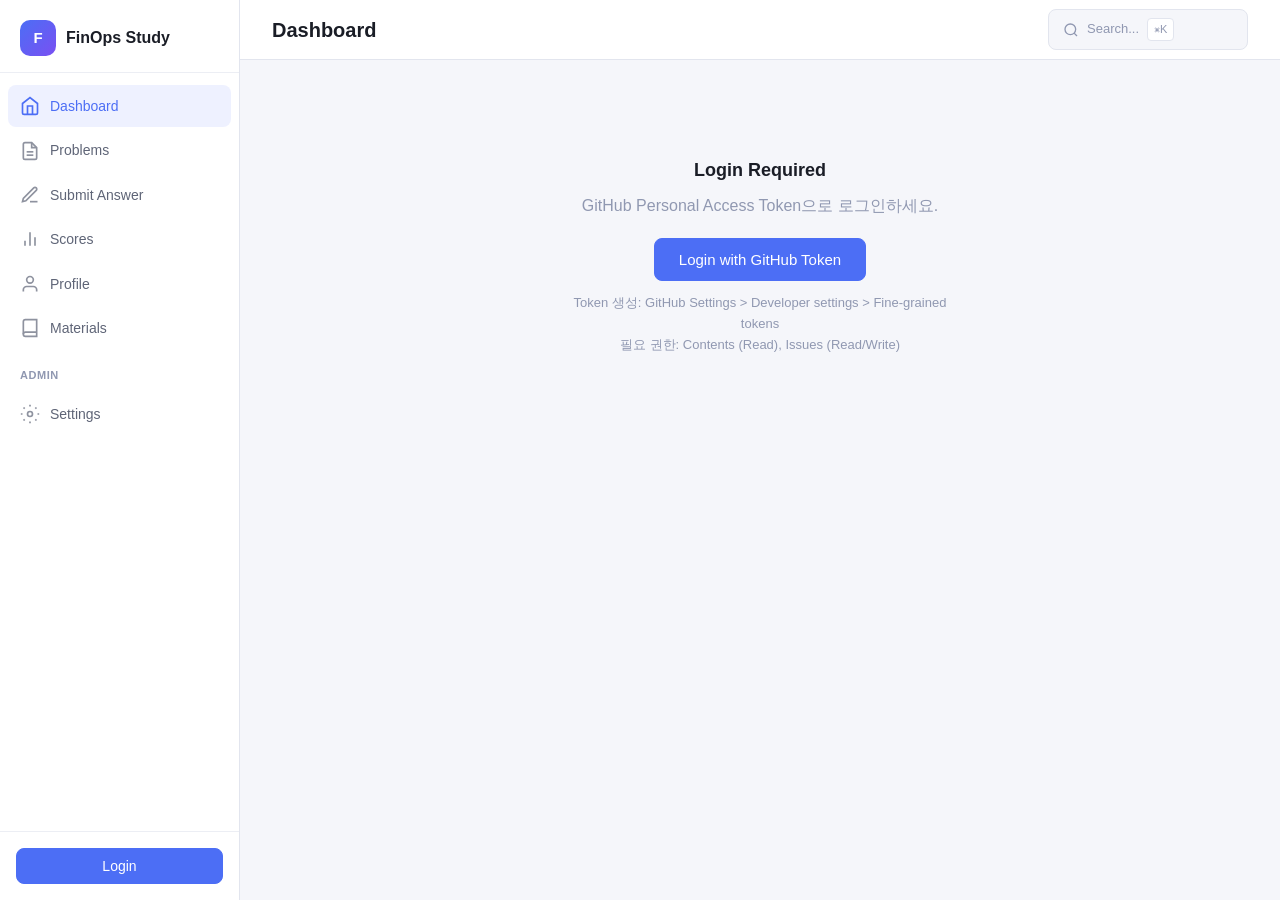
<file: frontend/index.html>
<!DOCTYPE html>
<html lang="ko">
<head>
  <meta charset="UTF-8">
  <meta name="viewport" content="width=device-width, initial-scale=1.0">
  <title>FinOps Study</title>
  <link rel="stylesheet" href="css/style.css">
</head>
<body>
  <div class="layout">
    <!-- Sidebar -->
    <aside class="sidebar">
      <div class="sidebar-brand">
        <div class="brand-icon">F</div>
        <span class="brand-text">FinOps Study</span>
      </div>
      <nav class="sidebar-nav">
        <a href="index.html" class="sidebar-link active">
          <svg viewBox="0 0 24 24" fill="none" stroke="currentColor" stroke-width="2"><path d="M3 9l9-7 9 7v11a2 2 0 0 1-2 2H5a2 2 0 0 1-2-2z"/><polyline points="9 22 9 12 15 12 15 22"/></svg>
          Dashboard
        </a>
        <a href="problems.html" class="sidebar-link">
          <svg viewBox="0 0 24 24" fill="none" stroke="currentColor" stroke-width="2"><path d="M14 2H6a2 2 0 0 0-2 2v16a2 2 0 0 0 2 2h12a2 2 0 0 0 2-2V8z"/><polyline points="14 2 14 8 20 8"/><line x1="16" y1="13" x2="8" y2="13"/><line x1="16" y1="17" x2="8" y2="17"/></svg>
          Problems
        </a>
        <a href="submit.html" class="sidebar-link">
          <svg viewBox="0 0 24 24" fill="none" stroke="currentColor" stroke-width="2"><path d="M12 20h9"/><path d="M16.5 3.5a2.121 2.121 0 0 1 3 3L7 19l-4 1 1-4L16.5 3.5z"/></svg>
          Submit Answer
        </a>
        <a href="scores.html" class="sidebar-link">
          <svg viewBox="0 0 24 24" fill="none" stroke="currentColor" stroke-width="2"><path d="M18 20V10"/><path d="M12 20V4"/><path d="M6 20v-6"/></svg>
          Scores
        </a>
        <a href="profile.html" class="sidebar-link">
          <svg viewBox="0 0 24 24" fill="none" stroke="currentColor" stroke-width="2"><path d="M20 21v-2a4 4 0 0 0-4-4H8a4 4 0 0 0-4 4v2"/><circle cx="12" cy="7" r="4"/></svg>
          Profile
        </a>
        <a href="materials.html" class="sidebar-link">
          <svg viewBox="0 0 24 24" fill="none" stroke="currentColor" stroke-width="2"><path d="M4 19.5A2.5 2.5 0 0 1 6.5 17H20"/><path d="M6.5 2H20v20H6.5A2.5 2.5 0 0 1 4 19.5v-15A2.5 2.5 0 0 1 6.5 2z"/></svg>
          Materials
        </a>
        <div class="sidebar-section-label">Admin</div>
        <a href="admin.html" class="sidebar-link">
          <svg viewBox="0 0 24 24" fill="none" stroke="currentColor" stroke-width="2"><circle cx="12" cy="12" r="3"/><path d="M12 1v2M12 21v2M4.22 4.22l1.42 1.42M18.36 18.36l1.42 1.42M1 12h2M21 12h2M4.22 19.78l1.42-1.42M18.36 5.64l1.42-1.42"/></svg>
          Settings
        </a>
      </nav>
      <div class="sidebar-footer" id="auth-area">
        <!-- Filled by JS -->
      </div>
    </aside>

    <!-- Main -->
    <div class="main">
      <header class="topbar">
        <div class="topbar-left">
          <h1>Dashboard</h1>
        </div>
        <div class="topbar-right">
          <div class="search-box">
            <svg width="16" height="16" viewBox="0 0 24 24" fill="none" stroke="currentColor" stroke-width="2"><circle cx="11" cy="11" r="8"/><line x1="21" y1="21" x2="16.65" y2="16.65"/></svg>
            Search...
            <kbd>&#8984;K</kbd>
          </div>
        </div>
      </header>

      <div class="content">
        <div id="dashboard-loading" class="loading">
          <div class="spinner"></div>
          <p>Loading...</p>
        </div>

        <!-- Login Required -->
        <div id="login-prompt" style="display:none;">
          <div class="empty-state">
            <h3>Login Required</h3>
            <p>GitHub Personal Access Token으로 로그인하세요.</p>
            <button onclick="showLoginModal()" class="btn btn-primary btn-lg" style="margin-top:20px;">Login with GitHub Token</button>
            <p style="margin-top:12px; font-size:13px;">
              Token 생성: GitHub Settings &gt; Developer settings &gt; Fine-grained tokens<br>
              필요 권한: Contents (Read), Issues (Read/Write)
            </p>
          </div>
        </div>

        <!-- Dashboard Content -->
        <div id="dashboard-content" style="display:none;">
          <div class="stats-row" id="stats-row"></div>

          <!-- Info Banner -->
          <div class="info-banner">
            <svg width="20" height="20" viewBox="0 0 24 24" fill="none" stroke="currentColor" stroke-width="2"><circle cx="12" cy="12" r="10"/><line x1="12" y1="16" x2="12" y2="12"/><line x1="12" y1="8" x2="12.01" y2="8"/></svg>
            <div>매주 새로운 FinOps 문제가 배정됩니다. <strong>Problems</strong>에서 문제를 확인하고, <strong>Submit Answer</strong>에서 답안을 제출하세요. 정답 공개일에 자동 채점됩니다.</div>
          </div>

          <!-- Tabs -->
          <div class="tabs" id="week-tabs">
            <div class="tab active" data-filter="active">
              <svg viewBox="0 0 24 24" fill="none" stroke="currentColor" stroke-width="2"><rect x="3" y="4" width="18" height="18" rx="2" ry="2"/><line x1="16" y1="2" x2="16" y2="6"/><line x1="8" y1="2" x2="8" y2="6"/></svg>
              Active Weeks <span class="tab-count" id="active-count"></span>
            </div>
            <div class="tab" data-filter="revealed">
              <svg viewBox="0 0 24 24" fill="none" stroke="currentColor" stroke-width="2"><polyline points="20 6 9 17 4 12"/></svg>
              Revealed <span class="tab-count" id="revealed-count"></span>
            </div>
          </div>

          <!-- Week Cards -->
          <div class="grid grid-3" id="weeks-grid"></div>
        </div>
      </div>
    </div>
  </div>

  <!-- Login Modal -->
  <div class="modal-overlay" id="login-modal">
    <div class="modal">
      <h2>GitHub Login</h2>
      <div class="form-group">
        <label for="token-input">Personal Access Token</label>
        <input type="password" id="token-input" placeholder="ghp_xxxxxxxxxxxx">
        <p class="form-hint">GitHub에서 발급한 토큰을 입력하세요.</p>
      </div>
      <p id="login-error" class="error" style="color:var(--red); font-size:13px;"></p>
      <div style="display:flex; gap:8px; justify-content:flex-end; margin-top:20px;">
        <button onclick="hideLoginModal()" class="btn">Cancel</button>
        <button onclick="handleLogin()" class="btn btn-primary">Login</button>
      </div>
    </div>
  </div>

  <script src="js/app.js"></script>
  <script>
    const GRADIENTS = ['grad-teal', 'grad-blue', 'grad-purple', 'grad-orange', 'grad-pink', 'grad-green'];

    document.addEventListener('DOMContentLoaded', async () => {
      await APP.init();
      const loading = document.getElementById('dashboard-loading');

      if (!APP.isLoggedIn()) {
        loading.style.display = 'none';
        document.getElementById('login-prompt').style.display = 'block';
        return;
      }

      try {
        const weekFiles = await APP.listDir('config/weeks');
        const weeks = [];
        for (const f of weekFiles) {
          if (f.name.endsWith('.yaml')) {
            try { weeks.push(await APP.getYAML(`config/weeks/${f.name}`)); } catch {}
          }
        }

        let memberCount = 0;
        try {
          const m = await APP.getFileContent('config/members.yaml');
          memberCount = (m.match(/- username:/g) || []).length;
        } catch {}

        const today = new Date().toISOString().split('T')[0];
        const revealed = weeks.filter(w => w.reveal_date && w.reveal_date <= today);
        const active = weeks.filter(w => !w.reveal_date || w.reveal_date > today);

        // Stats
        document.getElementById('stats-row').innerHTML = `
          <div class="stat-card"><div class="stat-value">${weeks.length}</div><div class="stat-label">Total Weeks</div></div>
          <div class="stat-card"><div class="stat-value">${memberCount}</div><div class="stat-label">Members</div></div>
          <div class="stat-card"><div class="stat-value">${active.length}</div><div class="stat-label">Active</div></div>
          <div class="stat-card"><div class="stat-value">${revealed.length}</div><div class="stat-label">Revealed</div></div>
        `;

        document.getElementById('active-count').textContent = `(${active.length})`;
        document.getElementById('revealed-count').textContent = `(${revealed.length})`;

        // Render cards
        renderWeekCards(weeks, today);

        // Tab switching
        document.querySelectorAll('#week-tabs .tab').forEach(tab => {
          tab.addEventListener('click', () => {
            document.querySelectorAll('#week-tabs .tab').forEach(t => t.classList.remove('active'));
            tab.classList.add('active');
            renderWeekCards(weeks, today, tab.dataset.filter);
          });
        });

        loading.style.display = 'none';
        document.getElementById('dashboard-content').style.display = 'block';
      } catch (e) {
        loading.innerHTML = `<div class="alert alert-error">${escapeHtml(e.message)}</div>`;
      }
    });

    function renderWeekCards(weeks, today, filter = 'active') {
      const grid = document.getElementById('weeks-grid');
      const filtered = weeks.filter(w => {
        const isRevealed = w.reveal_date && w.reveal_date <= today;
        return filter === 'revealed' ? isRevealed : !isRevealed;
      });

      if (!filtered.length) {
        grid.innerHTML = `<div class="empty-state" style="grid-column:1/-1;"><h3>No weeks</h3><p>${filter === 'revealed' ? '아직 공개된 주차가 없습니다.' : '새 주차가 곧 추가됩니다.'}</p></div>`;
        return;
      }

      grid.innerHTML = filtered.map((w, i) => {
        const grad = GRADIENTS[((w.week || i) - 1) % GRADIENTS.length];
        const isRevealed = w.reveal_date && w.reveal_date <= today;
        return `
          <a href="problems.html?week=${w.week}" class="card card-gradient" style="text-decoration:none; color:inherit;">
            <div class="card-cover ${grad}">
              <span class="cover-badge">${w.level || 'L1'}</span>
              <div class="cover-label">Week ${w.week}</div>
              <div class="cover-title">${escapeHtml(w.description || `${w.level} Problems`)}</div>
            </div>
            <div class="card-meta">
              <span class="meta-item">
                <svg width="14" height="14" viewBox="0 0 24 24" fill="none" stroke="currentColor" stroke-width="2"><path d="M14 2H6a2 2 0 0 0-2 2v16a2 2 0 0 0 2 2h12a2 2 0 0 0 2-2V8z"/></svg>
                ${w.num_problems || 3} problems
              </span>
              <span class="meta-item">
                <svg width="14" height="14" viewBox="0 0 24 24" fill="none" stroke="currentColor" stroke-width="2"><rect x="3" y="4" width="18" height="18" rx="2" ry="2"/><line x1="16" y1="2" x2="16" y2="6"/><line x1="8" y1="2" x2="8" y2="6"/></svg>
                Reveal: ${formatDate(w.reveal_date)}
              </span>
            </div>
            <div class="card-actions">
              <span class="badge ${isRevealed ? 'badge-revealed' : 'badge-pending'}">${isRevealed ? 'Revealed' : 'Pending'}</span>
              <span class="arrow">&rarr;</span>
            </div>
          </a>
        `;
      }).join('');
    }
  </script>
</body>
</html>
</file>
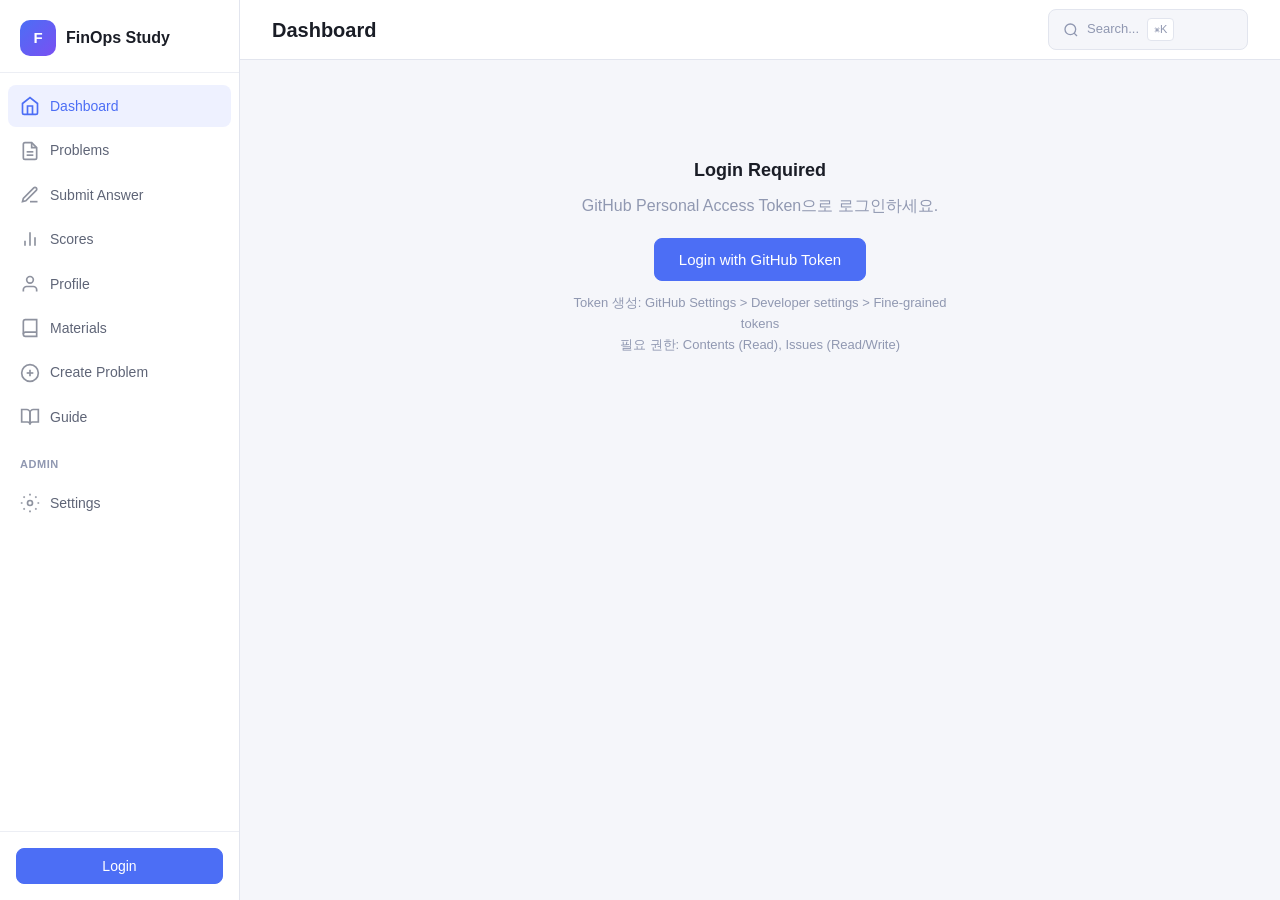
<file: platform/frontend/index.html>
<!DOCTYPE html>
<html lang="ko">
<head>
  <meta charset="UTF-8">
  <meta name="viewport" content="width=device-width, initial-scale=1.0">
  <title>FinOps Study</title>
  <link rel="stylesheet" href="css/style.css">
</head>
<body>
  <div class="layout">
    <!-- Sidebar -->
    <aside class="sidebar">
      <div class="sidebar-brand">
        <div class="brand-icon">F</div>
        <span class="brand-text">FinOps Study</span>
      </div>
      <nav class="sidebar-nav">
        <a href="index.html" class="sidebar-link active">
          <svg viewBox="0 0 24 24" fill="none" stroke="currentColor" stroke-width="2"><path d="M3 9l9-7 9 7v11a2 2 0 0 1-2 2H5a2 2 0 0 1-2-2z"/><polyline points="9 22 9 12 15 12 15 22"/></svg>
          Dashboard
        </a>
        <a href="problems.html" class="sidebar-link">
          <svg viewBox="0 0 24 24" fill="none" stroke="currentColor" stroke-width="2"><path d="M14 2H6a2 2 0 0 0-2 2v16a2 2 0 0 0 2 2h12a2 2 0 0 0 2-2V8z"/><polyline points="14 2 14 8 20 8"/><line x1="16" y1="13" x2="8" y2="13"/><line x1="16" y1="17" x2="8" y2="17"/></svg>
          Problems
        </a>
        <a href="submit.html" class="sidebar-link">
          <svg viewBox="0 0 24 24" fill="none" stroke="currentColor" stroke-width="2"><path d="M12 20h9"/><path d="M16.5 3.5a2.121 2.121 0 0 1 3 3L7 19l-4 1 1-4L16.5 3.5z"/></svg>
          Submit Answer
        </a>
        <a href="scores.html" class="sidebar-link">
          <svg viewBox="0 0 24 24" fill="none" stroke="currentColor" stroke-width="2"><path d="M18 20V10"/><path d="M12 20V4"/><path d="M6 20v-6"/></svg>
          Scores
        </a>
        <a href="profile.html" class="sidebar-link">
          <svg viewBox="0 0 24 24" fill="none" stroke="currentColor" stroke-width="2"><path d="M20 21v-2a4 4 0 0 0-4-4H8a4 4 0 0 0-4 4v2"/><circle cx="12" cy="7" r="4"/></svg>
          Profile
        </a>
        <a href="materials.html" class="sidebar-link">
          <svg viewBox="0 0 24 24" fill="none" stroke="currentColor" stroke-width="2"><path d="M4 19.5A2.5 2.5 0 0 1 6.5 17H20"/><path d="M6.5 2H20v20H6.5A2.5 2.5 0 0 1 4 19.5v-15A2.5 2.5 0 0 1 6.5 2z"/></svg>
          Materials
        </a>
        <a href="create-problem.html" class="sidebar-link">
          <svg viewBox="0 0 24 24" fill="none" stroke="currentColor" stroke-width="2"><circle cx="12" cy="12" r="10"/><line x1="12" y1="8" x2="12" y2="16"/><line x1="8" y1="12" x2="16" y2="12"/></svg>
          Create Problem
        </a>
        <a href="guide.html" class="sidebar-link">
          <svg viewBox="0 0 24 24" fill="none" stroke="currentColor" stroke-width="2"><path d="M2 3h6a4 4 0 0 1 4 4v14a3 3 0 0 0-3-3H2z"/><path d="M22 3h-6a4 4 0 0 0-4 4v14a3 3 0 0 1 3-3h7z"/></svg>
          Guide
        </a>
        <div class="sidebar-section-label">Admin</div>
        <a href="admin.html" class="sidebar-link">
          <svg viewBox="0 0 24 24" fill="none" stroke="currentColor" stroke-width="2"><circle cx="12" cy="12" r="3"/><path d="M12 1v2M12 21v2M4.22 4.22l1.42 1.42M18.36 18.36l1.42 1.42M1 12h2M21 12h2M4.22 19.78l1.42-1.42M18.36 5.64l1.42-1.42"/></svg>
          Settings
        </a>
      </nav>
      <div class="sidebar-footer" id="auth-area">
        <!-- Filled by JS -->
      </div>
    </aside>

    <!-- Main -->
    <div class="main">
      <header class="topbar">
        <div class="topbar-left">
          <h1>Dashboard</h1>
        </div>
        <div class="topbar-right">
          <div class="search-box">
            <svg width="16" height="16" viewBox="0 0 24 24" fill="none" stroke="currentColor" stroke-width="2"><circle cx="11" cy="11" r="8"/><line x1="21" y1="21" x2="16.65" y2="16.65"/></svg>
            Search...
            <kbd>&#8984;K</kbd>
          </div>
        </div>
      </header>

      <div class="content">
        <div id="dashboard-loading" class="loading">
          <div class="spinner"></div>
          <p>Loading...</p>
        </div>

        <!-- Login Required -->
        <div id="login-prompt" style="display:none;">
          <div class="empty-state">
            <h3>Login Required</h3>
            <p>GitHub Personal Access Token으로 로그인하세요.</p>
            <button onclick="showLoginModal()" class="btn btn-primary btn-lg" style="margin-top:20px;">Login with GitHub Token</button>
            <p style="margin-top:12px; font-size:13px;">
              Token 생성: GitHub Settings &gt; Developer settings &gt; Fine-grained tokens<br>
              필요 권한: Contents (Read), Issues (Read/Write)
            </p>
          </div>
        </div>

        <!-- Dashboard Content -->
        <div id="dashboard-content" style="display:none;">
          <div class="stats-row" id="stats-row"></div>

          <!-- Info Banner -->
          <div class="info-banner">
            <svg width="20" height="20" viewBox="0 0 24 24" fill="none" stroke="currentColor" stroke-width="2"><circle cx="12" cy="12" r="10"/><line x1="12" y1="16" x2="12" y2="12"/><line x1="12" y1="8" x2="12.01" y2="8"/></svg>
            <div>매주 새로운 FinOps 문제가 배정됩니다. <strong>Problems</strong>에서 문제를 확인하고, <strong>Submit Answer</strong>에서 답안을 제출하세요. 정답 공개일에 자동 채점됩니다.</div>
          </div>

          <!-- Tabs -->
          <div class="tabs" id="week-tabs">
            <div class="tab active" data-filter="active">
              <svg viewBox="0 0 24 24" fill="none" stroke="currentColor" stroke-width="2"><rect x="3" y="4" width="18" height="18" rx="2" ry="2"/><line x1="16" y1="2" x2="16" y2="6"/><line x1="8" y1="2" x2="8" y2="6"/></svg>
              Active Weeks <span class="tab-count" id="active-count"></span>
            </div>
            <div class="tab" data-filter="revealed">
              <svg viewBox="0 0 24 24" fill="none" stroke="currentColor" stroke-width="2"><polyline points="20 6 9 17 4 12"/></svg>
              Revealed <span class="tab-count" id="revealed-count"></span>
            </div>
          </div>

          <!-- Week Cards -->
          <div class="grid grid-3" id="weeks-grid"></div>
        </div>
      </div>
    </div>
  </div>

  <!-- Login Modal -->
  <div class="modal-overlay" id="login-modal">
    <div class="modal">
      <h2>GitHub Login</h2>
      <div class="form-group">
        <label for="token-input">Personal Access Token</label>
        <input type="password" id="token-input" placeholder="ghp_xxxxxxxxxxxx">
        <p class="form-hint">GitHub에서 발급한 토큰을 입력하세요.</p>
      </div>
      <p id="login-error" class="error" style="color:var(--red); font-size:13px;"></p>
      <div style="display:flex; gap:8px; justify-content:flex-end; margin-top:20px;">
        <button onclick="hideLoginModal()" class="btn">Cancel</button>
        <button onclick="handleLogin()" class="btn btn-primary">Login</button>
      </div>
    </div>
  </div>

  <script src="js/app.js"></script>
  <script>
    const GRADIENTS = ['grad-teal', 'grad-blue', 'grad-purple', 'grad-orange', 'grad-pink', 'grad-green'];

    document.addEventListener('DOMContentLoaded', async () => {
      await APP.init();
      const loading = document.getElementById('dashboard-loading');

      if (!APP.isLoggedIn()) {
        loading.style.display = 'none';
        document.getElementById('login-prompt').style.display = 'block';
        return;
      }

      try {
        const weekFiles = await APP.listDir('platform/config/weeks');
        const weeks = [];
        for (const f of weekFiles) {
          if (f.name.endsWith('.yaml')) {
            try { weeks.push(await APP.getYAML(`platform/config/weeks/${f.name}`)); } catch {}
          }
        }

        let memberCount = 0;
        try {
          const m = await APP.getFileContent('platform/config/members.yaml');
          memberCount = (m.match(/- username:/g) || []).length;
        } catch {}

        const today = new Date().toISOString().split('T')[0];
        const revealed = weeks.filter(w => w.reveal_date && w.reveal_date <= today);
        const active = weeks.filter(w => !w.reveal_date || w.reveal_date > today);

        // Stats
        document.getElementById('stats-row').innerHTML = `
          <div class="stat-card"><div class="stat-value">${weeks.length}</div><div class="stat-label">Total Weeks</div></div>
          <div class="stat-card"><div class="stat-value">${memberCount}</div><div class="stat-label">Members</div></div>
          <div class="stat-card"><div class="stat-value">${active.length}</div><div class="stat-label">Active</div></div>
          <div class="stat-card"><div class="stat-value">${revealed.length}</div><div class="stat-label">Revealed</div></div>
        `;

        document.getElementById('active-count').textContent = `(${active.length})`;
        document.getElementById('revealed-count').textContent = `(${revealed.length})`;

        // Render cards
        renderWeekCards(weeks, today);

        // Tab switching
        document.querySelectorAll('#week-tabs .tab').forEach(tab => {
          tab.addEventListener('click', () => {
            document.querySelectorAll('#week-tabs .tab').forEach(t => t.classList.remove('active'));
            tab.classList.add('active');
            renderWeekCards(weeks, today, tab.dataset.filter);
          });
        });

        loading.style.display = 'none';
        document.getElementById('dashboard-content').style.display = 'block';
      } catch (e) {
        loading.innerHTML = `<div class="alert alert-error">${escapeHtml(e.message)}</div>`;
      }
    });

    function renderWeekCards(weeks, today, filter = 'active') {
      const grid = document.getElementById('weeks-grid');
      const filtered = weeks.filter(w => {
        const isRevealed = w.reveal_date && w.reveal_date <= today;
        return filter === 'revealed' ? isRevealed : !isRevealed;
      });

      if (!filtered.length) {
        grid.innerHTML = `<div class="empty-state" style="grid-column:1/-1;"><h3>No weeks</h3><p>${filter === 'revealed' ? '아직 공개된 주차가 없습니다.' : '새 주차가 곧 추가됩니다.'}</p></div>`;
        return;
      }

      grid.innerHTML = filtered.map((w, i) => {
        const grad = GRADIENTS[((w.week || i) - 1) % GRADIENTS.length];
        const isRevealed = w.reveal_date && w.reveal_date <= today;
        return `
          <a href="problems.html?week=${w.week}" class="card card-gradient" style="text-decoration:none; color:inherit;">
            <div class="card-cover ${grad}">
              <span class="cover-badge">${w.level || 'L1'}</span>
              <div class="cover-label">Week ${w.week}</div>
              <div class="cover-title">${escapeHtml(w.description || `${w.level} Problems`)}</div>
            </div>
            <div class="card-meta">
              <span class="meta-item">
                <svg width="14" height="14" viewBox="0 0 24 24" fill="none" stroke="currentColor" stroke-width="2"><path d="M14 2H6a2 2 0 0 0-2 2v16a2 2 0 0 0 2 2h12a2 2 0 0 0 2-2V8z"/></svg>
                ${w.num_problems || 3} problems
              </span>
              <span class="meta-item">
                <svg width="14" height="14" viewBox="0 0 24 24" fill="none" stroke="currentColor" stroke-width="2"><rect x="3" y="4" width="18" height="18" rx="2" ry="2"/><line x1="16" y1="2" x2="16" y2="6"/><line x1="8" y1="2" x2="8" y2="6"/></svg>
                Reveal: ${formatDate(w.reveal_date)}
              </span>
            </div>
            <div class="card-actions">
              <span class="badge ${isRevealed ? 'badge-revealed' : 'badge-pending'}">${isRevealed ? 'Revealed' : 'Pending'}</span>
              <span class="arrow">&rarr;</span>
            </div>
          </a>
        `;
      }).join('');
    }
  </script>
</body>
</html>
</file>
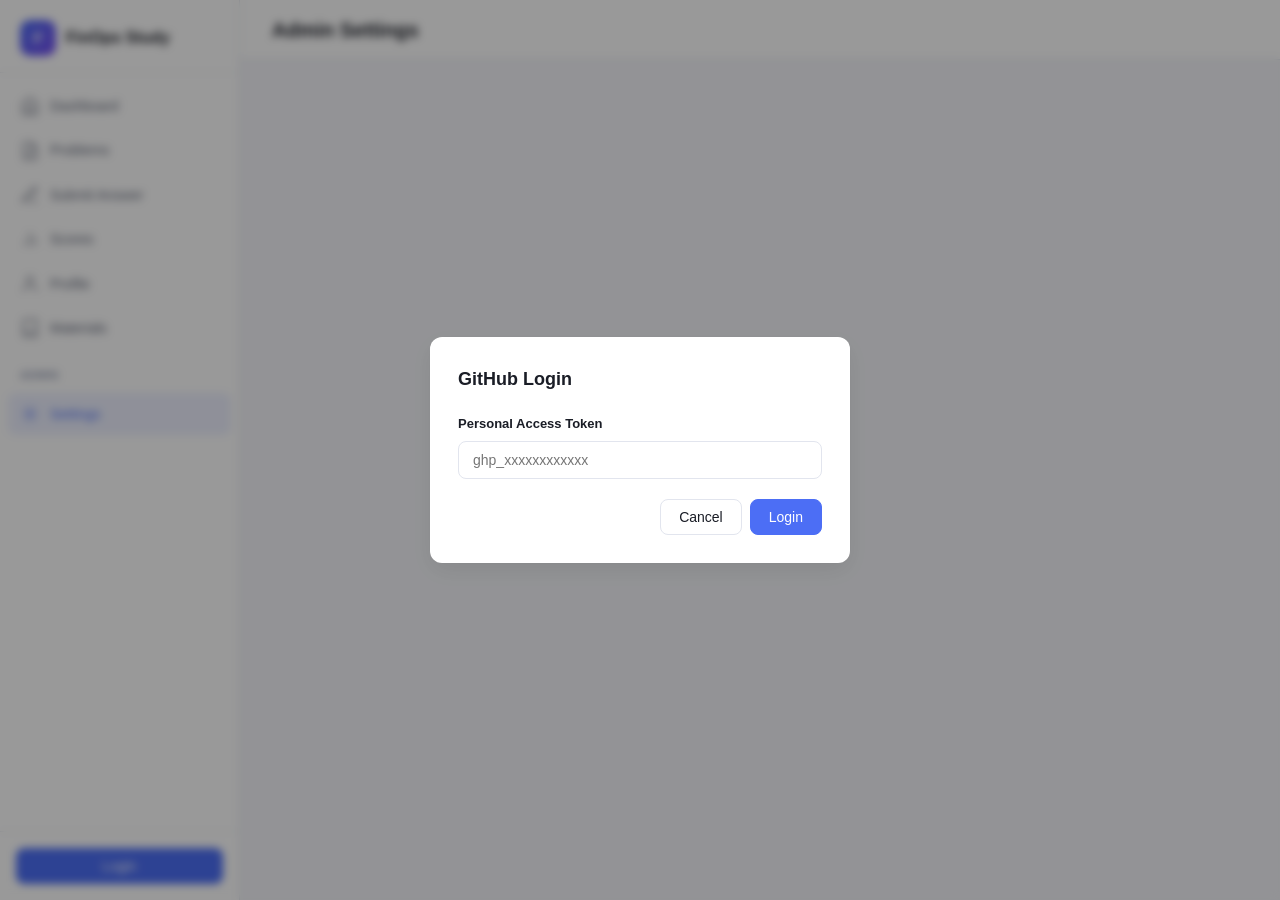
<file: frontend/admin.html>
<!DOCTYPE html>
<html lang="ko">
<head>
  <meta charset="UTF-8">
  <meta name="viewport" content="width=device-width, initial-scale=1.0">
  <title>Admin - FinOps Study</title>
  <link rel="stylesheet" href="css/style.css">
</head>
<body>
  <div class="layout">
    <aside class="sidebar">
      <div class="sidebar-brand">
        <div class="brand-icon">F</div>
        <span class="brand-text">FinOps Study</span>
      </div>
      <nav class="sidebar-nav">
        <a href="index.html" class="sidebar-link">
          <svg viewBox="0 0 24 24" fill="none" stroke="currentColor" stroke-width="2"><path d="M3 9l9-7 9 7v11a2 2 0 0 1-2 2H5a2 2 0 0 1-2-2z"/><polyline points="9 22 9 12 15 12 15 22"/></svg>
          Dashboard
        </a>
        <a href="problems.html" class="sidebar-link">
          <svg viewBox="0 0 24 24" fill="none" stroke="currentColor" stroke-width="2"><path d="M14 2H6a2 2 0 0 0-2 2v16a2 2 0 0 0 2 2h12a2 2 0 0 0 2-2V8z"/><polyline points="14 2 14 8 20 8"/><line x1="16" y1="13" x2="8" y2="13"/><line x1="16" y1="17" x2="8" y2="17"/></svg>
          Problems
        </a>
        <a href="submit.html" class="sidebar-link">
          <svg viewBox="0 0 24 24" fill="none" stroke="currentColor" stroke-width="2"><path d="M12 20h9"/><path d="M16.5 3.5a2.121 2.121 0 0 1 3 3L7 19l-4 1 1-4L16.5 3.5z"/></svg>
          Submit Answer
        </a>
        <a href="scores.html" class="sidebar-link">
          <svg viewBox="0 0 24 24" fill="none" stroke="currentColor" stroke-width="2"><path d="M18 20V10"/><path d="M12 20V4"/><path d="M6 20v-6"/></svg>
          Scores
        </a>
        <a href="profile.html" class="sidebar-link">
          <svg viewBox="0 0 24 24" fill="none" stroke="currentColor" stroke-width="2"><path d="M20 21v-2a4 4 0 0 0-4-4H8a4 4 0 0 0-4 4v2"/><circle cx="12" cy="7" r="4"/></svg>
          Profile
        </a>
        <a href="materials.html" class="sidebar-link">
          <svg viewBox="0 0 24 24" fill="none" stroke="currentColor" stroke-width="2"><path d="M4 19.5A2.5 2.5 0 0 1 6.5 17H20"/><path d="M6.5 2H20v20H6.5A2.5 2.5 0 0 1 4 19.5v-15A2.5 2.5 0 0 1 6.5 2z"/></svg>
          Materials
        </a>
        <div class="sidebar-section-label">Admin</div>
        <a href="admin.html" class="sidebar-link active">
          <svg viewBox="0 0 24 24" fill="none" stroke="currentColor" stroke-width="2"><circle cx="12" cy="12" r="3"/><path d="M12 1v2M12 21v2M4.22 4.22l1.42 1.42M18.36 18.36l1.42 1.42M1 12h2M21 12h2M4.22 19.78l1.42-1.42M18.36 5.64l1.42-1.42"/></svg>
          Settings
        </a>
      </nav>
      <div class="sidebar-footer" id="auth-area"></div>
    </aside>

    <div class="main">
      <header class="topbar">
        <div class="topbar-left"><h1>Admin Settings</h1></div>
        <div class="topbar-right"></div>
      </header>

      <div class="content">
        <div id="admin-denied" class="alert alert-warning" style="display:none;">
          관리자 권한이 필요합니다.
        </div>

        <div id="admin-content" style="display:none;">
          <!-- Generate Week -->
          <div class="card" style="margin-bottom:20px;">
            <div class="card-header-bar">
              <span style="font-weight:600;">Generate Weekly Problems</span>
              <span class="badge badge-admin">Admin Only</span>
            </div>
            <div class="card-body-lg">
              <div class="form-grid">
                <div class="form-group">
                  <label for="gen-week">Week Number</label>
                  <input type="number" id="gen-week" min="1" value="1">
                </div>
                <div class="form-group">
                  <label for="gen-level">Level</label>
                  <select id="gen-level">
                    <option value="L1">L1 - Beginner</option>
                    <option value="L2">L2 - Intermediate</option>
                    <option value="L3">L3 - Advanced</option>
                  </select>
                </div>
                <div class="form-group">
                  <label for="gen-num">Problems per Member</label>
                  <input type="number" id="gen-num" min="1" max="10" value="3">
                </div>
                <div class="form-group">
                  <label for="gen-category">Category</label>
                  <select id="gen-category">
                    <option value="">All categories</option>
                    <option value="unused">unused</option>
                    <option value="overprovisioning">overprovisioning</option>
                    <option value="rate">rate</option>
                    <option value="anomaly">anomaly</option>
                    <option value="tagging">tagging</option>
                    <option value="network">network</option>
                    <option value="architecture">architecture</option>
                    <option value="data">data</option>
                  </select>
                </div>
                <div class="form-group">
                  <label for="gen-reveal">Reveal Date</label>
                  <input type="date" id="gen-reveal">
                </div>
              </div>

              <div id="gen-result" style="display:none;" class="alert"></div>
              <button onclick="triggerGenerate()" class="btn btn-primary" id="gen-btn">
                <svg width="16" height="16" viewBox="0 0 24 24" fill="none" stroke="currentColor" stroke-width="2"><polygon points="5 3 19 12 5 21 5 3"/></svg>
                Generate
              </button>
            </div>
          </div>

          <div class="grid grid-2">
            <!-- Members -->
            <div class="card">
              <div class="card-header-bar"><span style="font-weight:600;">Members</span></div>
              <div class="card-body" id="members-list">
                <div class="loading"><div class="spinner"></div></div>
              </div>
            </div>

            <!-- Submission Status -->
            <div class="card">
              <div class="card-header-bar"><span style="font-weight:600;">Submission Status</span></div>
              <div class="card-body" id="submissions-status">
                <div class="loading"><div class="spinner"></div></div>
              </div>
            </div>
          </div>

          <!-- Manual Actions -->
          <div class="card" style="margin-top:20px;">
            <div class="card-header-bar"><span style="font-weight:600;">Manual Actions</span></div>
            <div class="card-body">
              <div class="quick-actions">
                <button onclick="triggerReveal()" class="btn">
                  <svg width="16" height="16" viewBox="0 0 24 24" fill="none" stroke="currentColor" stroke-width="2"><path d="M1 12s4-8 11-8 11 8 11 8-4 8-11 8-11-8-11-8z"/><circle cx="12" cy="12" r="3"/></svg>
                  Force Reveal Answers
                </button>
                <button onclick="triggerScore()" class="btn">
                  <svg width="16" height="16" viewBox="0 0 24 24" fill="none" stroke="currentColor" stroke-width="2"><polyline points="22 12 18 12 15 21 9 3 6 12 2 12"/></svg>
                  Force Score Week
                </button>
              </div>
              <div id="action-result" class="alert" style="display:none; margin-top:16px;"></div>
            </div>
          </div>
        </div>
      </div>
    </div>
  </div>

  <!-- Login Modal -->
  <div class="modal-overlay" id="login-modal">
    <div class="modal">
      <h2>GitHub Login</h2>
      <div class="form-group">
        <label for="token-input">Personal Access Token</label>
        <input type="password" id="token-input" placeholder="ghp_xxxxxxxxxxxx">
      </div>
      <p id="login-error" class="error" style="color:var(--red);font-size:13px;"></p>
      <div style="display:flex; gap:8px; justify-content:flex-end; margin-top:20px;">
        <button onclick="hideLoginModal()" class="btn">Cancel</button>
        <button onclick="handleLogin()" class="btn btn-primary">Login</button>
      </div>
    </div>
  </div>

  <script src="js/app.js"></script>
  <script src="js/admin.js"></script>
</body>
</html>
</file>
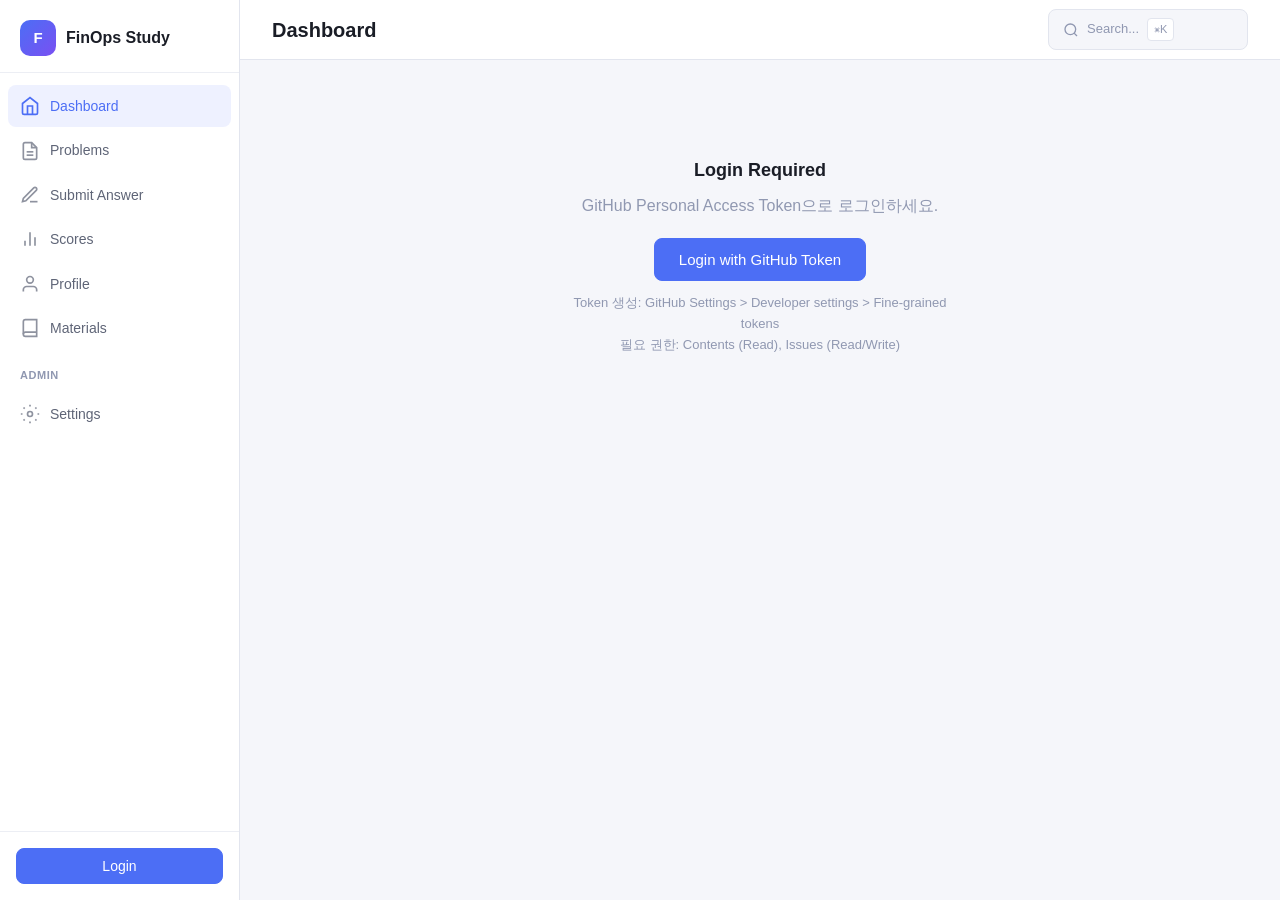
<file: frontend/materials.html>
<!DOCTYPE html>
<html lang="ko">
<head>
  <meta charset="UTF-8">
  <meta name="viewport" content="width=device-width, initial-scale=1.0">
  <title>Materials - FinOps Study</title>
  <link rel="stylesheet" href="css/style.css">
</head>
<body>
  <div class="layout">
    <aside class="sidebar">
      <div class="sidebar-brand">
        <div class="brand-icon">F</div>
        <span class="brand-text">FinOps Study</span>
      </div>
      <nav class="sidebar-nav">
        <a href="index.html" class="sidebar-link">
          <svg viewBox="0 0 24 24" fill="none" stroke="currentColor" stroke-width="2"><path d="M3 9l9-7 9 7v11a2 2 0 0 1-2 2H5a2 2 0 0 1-2-2z"/><polyline points="9 22 9 12 15 12 15 22"/></svg>
          Dashboard
        </a>
        <a href="problems.html" class="sidebar-link">
          <svg viewBox="0 0 24 24" fill="none" stroke="currentColor" stroke-width="2"><path d="M14 2H6a2 2 0 0 0-2 2v16a2 2 0 0 0 2 2h12a2 2 0 0 0 2-2V8z"/><polyline points="14 2 14 8 20 8"/><line x1="16" y1="13" x2="8" y2="13"/><line x1="16" y1="17" x2="8" y2="17"/></svg>
          Problems
        </a>
        <a href="submit.html" class="sidebar-link">
          <svg viewBox="0 0 24 24" fill="none" stroke="currentColor" stroke-width="2"><path d="M12 20h9"/><path d="M16.5 3.5a2.121 2.121 0 0 1 3 3L7 19l-4 1 1-4L16.5 3.5z"/></svg>
          Submit Answer
        </a>
        <a href="scores.html" class="sidebar-link">
          <svg viewBox="0 0 24 24" fill="none" stroke="currentColor" stroke-width="2"><path d="M18 20V10"/><path d="M12 20V4"/><path d="M6 20v-6"/></svg>
          Scores
        </a>
        <a href="profile.html" class="sidebar-link">
          <svg viewBox="0 0 24 24" fill="none" stroke="currentColor" stroke-width="2"><path d="M20 21v-2a4 4 0 0 0-4-4H8a4 4 0 0 0-4 4v2"/><circle cx="12" cy="7" r="4"/></svg>
          Profile
        </a>
        <a href="materials.html" class="sidebar-link active">
          <svg viewBox="0 0 24 24" fill="none" stroke="currentColor" stroke-width="2"><path d="M4 19.5A2.5 2.5 0 0 1 6.5 17H20"/><path d="M6.5 2H20v20H6.5A2.5 2.5 0 0 1 4 19.5v-15A2.5 2.5 0 0 1 6.5 2z"/></svg>
          Materials
        </a>
        <div class="sidebar-section-label">Admin</div>
        <a href="admin.html" class="sidebar-link">
          <svg viewBox="0 0 24 24" fill="none" stroke="currentColor" stroke-width="2"><circle cx="12" cy="12" r="3"/><path d="M12 1v2M12 21v2M4.22 4.22l1.42 1.42M18.36 18.36l1.42 1.42M1 12h2M21 12h2M4.22 19.78l1.42-1.42M18.36 5.64l1.42-1.42"/></svg>
          Settings
        </a>
      </nav>
      <div class="sidebar-footer" id="auth-area"></div>
    </aside>

    <div class="main">
      <header class="topbar">
        <div class="topbar-left">
          <h1>Study Materials</h1>
        </div>
        <div class="topbar-right">
          <button onclick="showUploadModal()" class="btn btn-primary btn-sm">
            <svg width="16" height="16" viewBox="0 0 24 24" fill="none" stroke="currentColor" stroke-width="2"><line x1="12" y1="5" x2="12" y2="19"/><line x1="5" y1="12" x2="19" y2="12"/></svg>
            Upload Material
          </button>
        </div>
      </header>

      <div class="content">
        <div id="materials-loading" class="loading">
          <div class="spinner"></div>
          <p>Loading materials...</p>
        </div>

        <div id="materials-content" style="display:none;">
          <!-- Week Filter Tabs -->
          <div class="tabs" id="week-filter-tabs" style="margin-bottom:20px;">
            <div class="tab active" data-week="all" onclick="filterWeek('all', this)">
              <svg width="16" height="16" viewBox="0 0 24 24" fill="none" stroke="currentColor" stroke-width="2"><rect x="3" y="3" width="7" height="7"/><rect x="14" y="3" width="7" height="7"/><rect x="3" y="14" width="7" height="7"/><rect x="14" y="14" width="7" height="7"/></svg>
              All
            </div>
          </div>

          <!-- Materials List -->
          <div id="materials-list"></div>

          <!-- Empty State -->
          <div id="materials-empty" class="empty-state" style="display:none;">
            <h3>No materials yet</h3>
            <p>Upload study materials for your team.</p>
            <button onclick="showUploadModal()" class="btn btn-primary" style="margin-top:16px;">Upload First Material</button>
          </div>
        </div>
      </div>
    </div>
  </div>

  <!-- Upload Modal -->
  <div class="modal-overlay" id="upload-modal">
    <div class="modal" style="max-width:560px;">
      <h2 style="margin-bottom:20px;">Upload Study Material</h2>

      <div class="form-group">
        <label for="mat-title">Title</label>
        <input type="text" id="mat-title" placeholder="e.g. Week 3 FinOps 정리노트">
      </div>

      <div class="form-grid">
        <div class="form-group">
          <label for="mat-week">Week</label>
          <select id="mat-week">
            <option value="general">General</option>
            <option value="1">Week 1</option>
            <option value="2">Week 2</option>
            <option value="3">Week 3</option>
            <option value="4">Week 4</option>
            <option value="5">Week 5</option>
            <option value="6">Week 6</option>
            <option value="7">Week 7</option>
            <option value="8">Week 8</option>
            <option value="9">Week 9</option>
            <option value="10">Week 10</option>
          </select>
        </div>
        <div class="form-group">
          <label for="mat-category">Category</label>
          <select id="mat-category">
            <option value="note">Study Note</option>
            <option value="reference">Reference</option>
            <option value="presentation">Presentation</option>
            <option value="code">Code / Script</option>
            <option value="other">Other</option>
          </select>
        </div>
      </div>

      <div class="form-group">
        <label for="mat-description">Description (optional)</label>
        <textarea id="mat-description" style="min-height:80px;" placeholder="What is this material about?"></textarea>
      </div>

      <div class="form-group">
        <label>Files</label>
        <div id="upload-drop-zone" class="drop-zone" onclick="document.getElementById('mat-file-input').click();">
          <svg width="32" height="32" viewBox="0 0 24 24" fill="none" stroke="var(--text-muted)" stroke-width="1.5"><path d="M21 15v4a2 2 0 0 1-2 2H5a2 2 0 0 1-2-2v-4"/><polyline points="17 8 12 3 7 8"/><line x1="12" y1="3" x2="12" y2="15"/></svg>
          <p style="margin-top:8px;font-weight:500;font-size:14px;">Click or drag files here</p>
          <p style="font-size:12px;color:var(--text-muted);margin-top:2px;">.md, .pdf, .py, .tf, .json, .yaml, .png, .jpg, .txt (max 10MB each)</p>
        </div>
        <input type="file" id="mat-file-input" multiple accept=".md,.pdf,.py,.tf,.json,.yaml,.yml,.png,.jpg,.jpeg,.txt,.csv,.hcl,.ipynb" style="display:none;" onchange="handleMaterialFiles(this)">
        <div id="mat-file-list" style="margin-top:8px;"></div>
      </div>

      <p id="upload-error" style="color:var(--red);font-size:13px;margin-bottom:12px;"></p>

      <div style="display:flex;gap:8px;justify-content:flex-end;">
        <button onclick="hideUploadModal()" class="btn">Cancel</button>
        <button onclick="uploadMaterial()" class="btn btn-primary" id="upload-btn">
          <svg width="16" height="16" viewBox="0 0 24 24" fill="none" stroke="currentColor" stroke-width="2"><path d="M21 15v4a2 2 0 0 1-2 2H5a2 2 0 0 1-2-2v-4"/><polyline points="17 8 12 3 7 8"/><line x1="12" y1="3" x2="12" y2="15"/></svg>
          Upload
        </button>
      </div>
    </div>
  </div>

  <!-- Viewer Modal (for markdown / text preview) -->
  <div class="modal-overlay" id="viewer-modal">
    <div class="modal" style="max-width:800px;max-height:85vh;display:flex;flex-direction:column;">
      <div style="display:flex;justify-content:space-between;align-items:center;margin-bottom:16px;">
        <h2 id="viewer-title" style="margin:0;"></h2>
        <button onclick="hideViewerModal()" class="btn btn-ghost btn-sm" style="padding:4px;">
          <svg width="20" height="20" viewBox="0 0 24 24" fill="none" stroke="currentColor" stroke-width="2"><line x1="18" y1="6" x2="6" y2="18"/><line x1="6" y1="6" x2="18" y2="18"/></svg>
        </button>
      </div>
      <div id="viewer-content" style="overflow-y:auto;flex:1;line-height:1.8;"></div>
    </div>
  </div>

  <script src="js/app.js"></script>
  <script src="js/materials.js"></script>
</body>
</html>
</file>
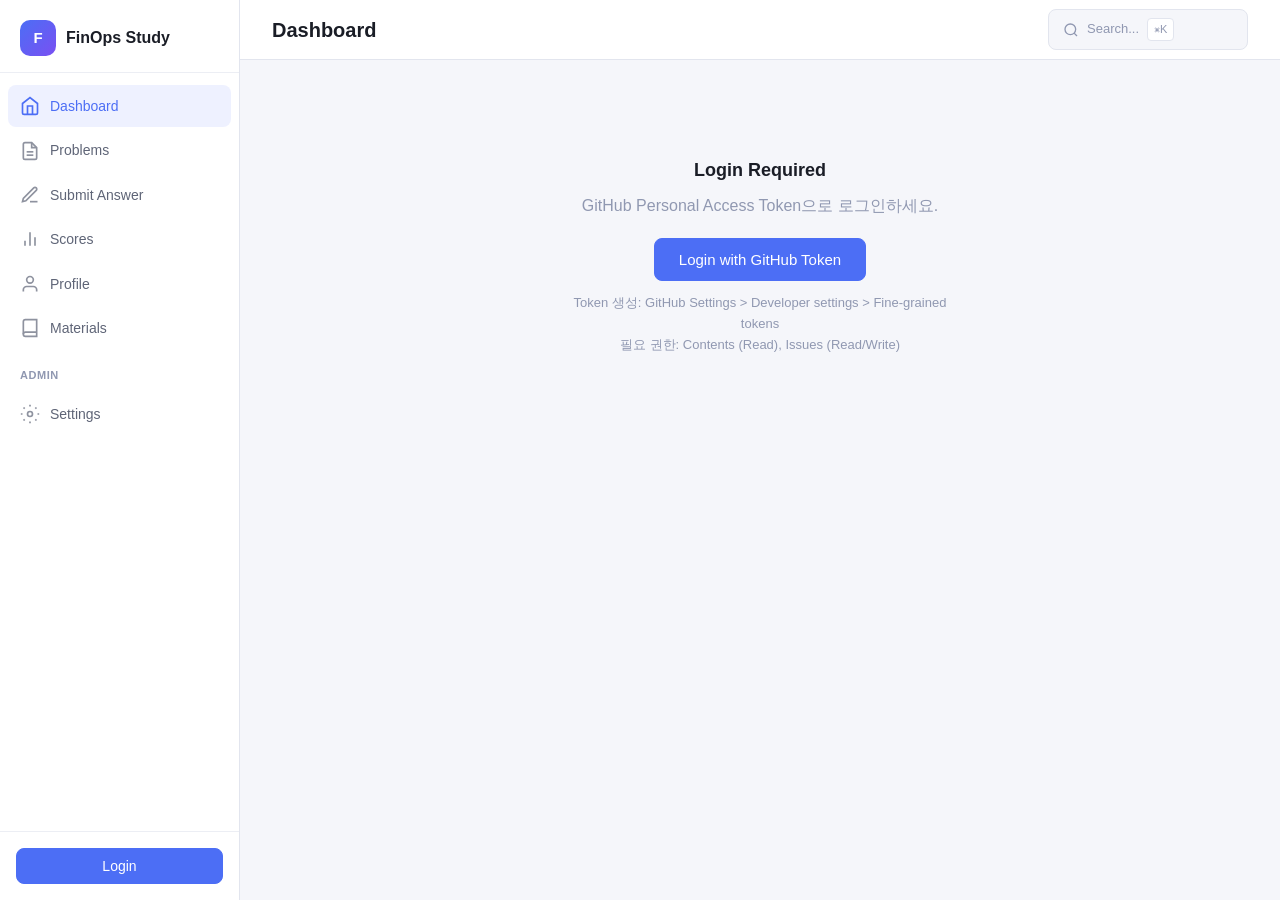
<file: frontend/scores.html>
<!DOCTYPE html>
<html lang="ko">
<head>
  <meta charset="UTF-8">
  <meta name="viewport" content="width=device-width, initial-scale=1.0">
  <title>Scores - FinOps Study</title>
  <link rel="stylesheet" href="css/style.css">
</head>
<body>
  <div class="layout">
    <aside class="sidebar">
      <div class="sidebar-brand">
        <div class="brand-icon">F</div>
        <span class="brand-text">FinOps Study</span>
      </div>
      <nav class="sidebar-nav">
        <a href="index.html" class="sidebar-link">
          <svg viewBox="0 0 24 24" fill="none" stroke="currentColor" stroke-width="2"><path d="M3 9l9-7 9 7v11a2 2 0 0 1-2 2H5a2 2 0 0 1-2-2z"/><polyline points="9 22 9 12 15 12 15 22"/></svg>
          Dashboard
        </a>
        <a href="problems.html" class="sidebar-link">
          <svg viewBox="0 0 24 24" fill="none" stroke="currentColor" stroke-width="2"><path d="M14 2H6a2 2 0 0 0-2 2v16a2 2 0 0 0 2 2h12a2 2 0 0 0 2-2V8z"/><polyline points="14 2 14 8 20 8"/><line x1="16" y1="13" x2="8" y2="13"/><line x1="16" y1="17" x2="8" y2="17"/></svg>
          Problems
        </a>
        <a href="submit.html" class="sidebar-link">
          <svg viewBox="0 0 24 24" fill="none" stroke="currentColor" stroke-width="2"><path d="M12 20h9"/><path d="M16.5 3.5a2.121 2.121 0 0 1 3 3L7 19l-4 1 1-4L16.5 3.5z"/></svg>
          Submit Answer
        </a>
        <a href="scores.html" class="sidebar-link active">
          <svg viewBox="0 0 24 24" fill="none" stroke="currentColor" stroke-width="2"><path d="M18 20V10"/><path d="M12 20V4"/><path d="M6 20v-6"/></svg>
          Scores
        </a>
        <a href="profile.html" class="sidebar-link">
          <svg viewBox="0 0 24 24" fill="none" stroke="currentColor" stroke-width="2"><path d="M20 21v-2a4 4 0 0 0-4-4H8a4 4 0 0 0-4 4v2"/><circle cx="12" cy="7" r="4"/></svg>
          Profile
        </a>
        <a href="materials.html" class="sidebar-link">
          <svg viewBox="0 0 24 24" fill="none" stroke="currentColor" stroke-width="2"><path d="M4 19.5A2.5 2.5 0 0 1 6.5 17H20"/><path d="M6.5 2H20v20H6.5A2.5 2.5 0 0 1 4 19.5v-15A2.5 2.5 0 0 1 6.5 2z"/></svg>
          Materials
        </a>
        <div class="sidebar-section-label">Admin</div>
        <a href="admin.html" class="sidebar-link">
          <svg viewBox="0 0 24 24" fill="none" stroke="currentColor" stroke-width="2"><circle cx="12" cy="12" r="3"/><path d="M12 1v2M12 21v2M4.22 4.22l1.42 1.42M18.36 18.36l1.42 1.42M1 12h2M21 12h2M4.22 19.78l1.42-1.42M18.36 5.64l1.42-1.42"/></svg>
          Settings
        </a>
      </nav>
      <div class="sidebar-footer" id="auth-area"></div>
    </aside>

    <div class="main">
      <header class="topbar">
        <div class="topbar-left"><h1>Scores & Leaderboard</h1></div>
        <div class="topbar-right"></div>
      </header>

      <div class="content">
        <div id="scores-loading" class="loading">
          <div class="spinner"></div>
          <p>Loading scores...</p>
        </div>

        <div id="scores-content" style="display:none;">
          <!-- Week tabs -->
          <div class="tabs" id="week-tabs"></div>

          <!-- Leaderboard -->
          <div class="card" style="margin-bottom:20px;">
            <div class="card-header-bar">
              <span style="font-weight:600;">Leaderboard</span>
            </div>
            <div style="overflow-x:auto;">
              <table id="leaderboard-table">
                <thead>
                  <tr>
                    <th style="width:50px;">#</th>
                    <th>Member</th>
                    <th style="width:80px;">Score</th>
                    <th style="width:80px;">Max</th>
                    <th style="width:70px;">%</th>
                    <th style="width:140px;">Progress</th>
                  </tr>
                </thead>
                <tbody id="leaderboard-body"></tbody>
              </table>
            </div>
          </div>

          <!-- My Scores Detail -->
          <div class="card" id="my-scores-card" style="display:none;">
            <div class="card-header-bar">
              <span style="font-weight:600;">My Detailed Scores</span>
            </div>
            <div class="card-body" id="my-scores-detail"></div>
          </div>
        </div>
      </div>
    </div>
  </div>

  <script src="js/app.js"></script>
  <script src="js/scores.js"></script>
</body>
</html>
</file>
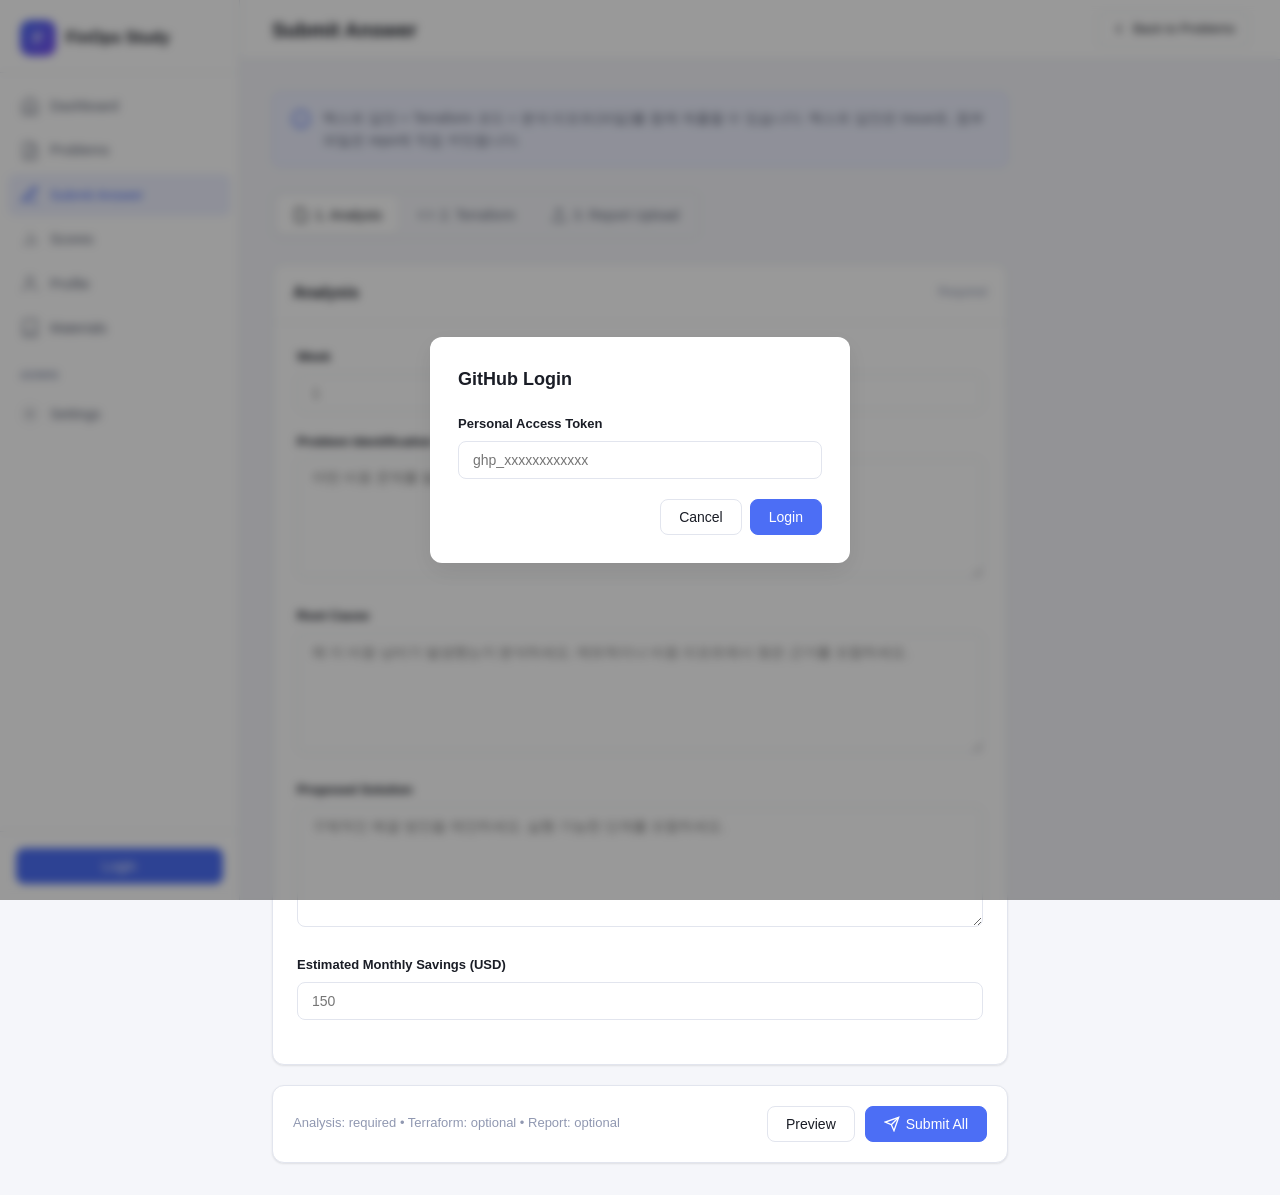
<file: frontend/submit.html>
<!DOCTYPE html>
<html lang="ko">
<head>
  <meta charset="UTF-8">
  <meta name="viewport" content="width=device-width, initial-scale=1.0">
  <title>Submit - FinOps Study</title>
  <link rel="stylesheet" href="css/style.css">
</head>
<body>
  <div class="layout">
    <aside class="sidebar">
      <div class="sidebar-brand">
        <div class="brand-icon">F</div>
        <span class="brand-text">FinOps Study</span>
      </div>
      <nav class="sidebar-nav">
        <a href="index.html" class="sidebar-link">
          <svg viewBox="0 0 24 24" fill="none" stroke="currentColor" stroke-width="2"><path d="M3 9l9-7 9 7v11a2 2 0 0 1-2 2H5a2 2 0 0 1-2-2z"/><polyline points="9 22 9 12 15 12 15 22"/></svg>
          Dashboard
        </a>
        <a href="problems.html" class="sidebar-link">
          <svg viewBox="0 0 24 24" fill="none" stroke="currentColor" stroke-width="2"><path d="M14 2H6a2 2 0 0 0-2 2v16a2 2 0 0 0 2 2h12a2 2 0 0 0 2-2V8z"/><polyline points="14 2 14 8 20 8"/><line x1="16" y1="13" x2="8" y2="13"/><line x1="16" y1="17" x2="8" y2="17"/></svg>
          Problems
        </a>
        <a href="submit.html" class="sidebar-link active">
          <svg viewBox="0 0 24 24" fill="none" stroke="currentColor" stroke-width="2"><path d="M12 20h9"/><path d="M16.5 3.5a2.121 2.121 0 0 1 3 3L7 19l-4 1 1-4L16.5 3.5z"/></svg>
          Submit Answer
        </a>
        <a href="scores.html" class="sidebar-link">
          <svg viewBox="0 0 24 24" fill="none" stroke="currentColor" stroke-width="2"><path d="M18 20V10"/><path d="M12 20V4"/><path d="M6 20v-6"/></svg>
          Scores
        </a>
        <a href="profile.html" class="sidebar-link">
          <svg viewBox="0 0 24 24" fill="none" stroke="currentColor" stroke-width="2"><path d="M20 21v-2a4 4 0 0 0-4-4H8a4 4 0 0 0-4 4v2"/><circle cx="12" cy="7" r="4"/></svg>
          Profile
        </a>
        <a href="materials.html" class="sidebar-link">
          <svg viewBox="0 0 24 24" fill="none" stroke="currentColor" stroke-width="2"><path d="M4 19.5A2.5 2.5 0 0 1 6.5 17H20"/><path d="M6.5 2H20v20H6.5A2.5 2.5 0 0 1 4 19.5v-15A2.5 2.5 0 0 1 6.5 2z"/></svg>
          Materials
        </a>
        <div class="sidebar-section-label">Admin</div>
        <a href="admin.html" class="sidebar-link">
          <svg viewBox="0 0 24 24" fill="none" stroke="currentColor" stroke-width="2"><circle cx="12" cy="12" r="3"/><path d="M12 1v2M12 21v2M4.22 4.22l1.42 1.42M18.36 18.36l1.42 1.42M1 12h2M21 12h2M4.22 19.78l1.42-1.42M18.36 5.64l1.42-1.42"/></svg>
          Settings
        </a>
      </nav>
      <div class="sidebar-footer" id="auth-area"></div>
    </aside>

    <div class="main">
      <header class="topbar">
        <div class="topbar-left">
          <h1>Submit Answer</h1>
        </div>
        <div class="topbar-right">
          <a href="problems.html" class="btn btn-sm">
            <svg width="16" height="16" viewBox="0 0 24 24" fill="none" stroke="currentColor" stroke-width="2"><polyline points="15 18 9 12 15 6"/></svg>
            Back to Problems
          </a>
        </div>
      </header>

      <div class="content" style="max-width:800px;">
        <div class="info-banner">
          <svg width="20" height="20" viewBox="0 0 24 24" fill="none" stroke="currentColor" stroke-width="2"><circle cx="12" cy="12" r="10"/><line x1="12" y1="16" x2="12" y2="12"/><line x1="12" y1="8" x2="12.01" y2="8"/></svg>
          <div>텍스트 답안 + Terraform 코드 + 분석 리포트(파일)를 함께 제출할 수 있습니다. 텍스트 답안은 Issue로, 첨부 파일은 repo에 직접 커밋됩니다.</div>
        </div>

        <!-- Step Tabs -->
        <div class="tabs" id="step-tabs">
          <div class="tab active" onclick="showStep('analysis')">
            <svg width="16" height="16" viewBox="0 0 24 24" fill="none" stroke="currentColor" stroke-width="2"><path d="M14 2H6a2 2 0 0 0-2 2v16a2 2 0 0 0 2 2h12a2 2 0 0 0 2-2V8z"/></svg>
            1. Analysis
          </div>
          <div class="tab" onclick="showStep('terraform')">
            <svg width="16" height="16" viewBox="0 0 24 24" fill="none" stroke="currentColor" stroke-width="2"><polyline points="16 18 22 12 16 6"/><polyline points="8 6 2 12 8 18"/></svg>
            2. Terraform
          </div>
          <div class="tab" onclick="showStep('report')">
            <svg width="16" height="16" viewBox="0 0 24 24" fill="none" stroke="currentColor" stroke-width="2"><path d="M21 15v4a2 2 0 0 1-2 2H5a2 2 0 0 1-2-2v-4"/><polyline points="17 8 12 3 7 8"/><line x1="12" y1="3" x2="12" y2="15"/></svg>
            3. Report Upload
          </div>
        </div>

        <!-- Step 1: Analysis (text answers) -->
        <div class="card step-panel" id="step-analysis">
          <div class="card-header-bar">
            <span style="font-weight:600;">Analysis</span>
            <span style="font-size:12px;color:var(--text-muted);">Required</span>
          </div>
          <div class="card-body-lg">
            <div class="form-grid">
              <div class="form-group">
                <label for="sub-week">Week</label>
                <input type="number" id="sub-week" min="1" placeholder="1">
              </div>
              <div class="form-group">
                <label for="sub-scenario">Scenario ID</label>
                <input type="text" id="sub-scenario" placeholder="L1-003">
              </div>
            </div>

            <div class="form-group">
              <label for="sub-problem">Problem Identification</label>
              <textarea id="sub-problem" placeholder="어떤 비용 문제를 발견했나요? 어떤 리소스에서 문제를 발견했는지 명시하세요."></textarea>
            </div>

            <div class="form-group">
              <label for="sub-cause">Root Cause</label>
              <textarea id="sub-cause" placeholder="왜 이 비용 낭비가 발생했는지 분석하세요. 메트릭이나 비용 리포트에서 찾은 근거를 포함하세요."></textarea>
            </div>

            <div class="form-group">
              <label for="sub-solution">Proposed Solution</label>
              <textarea id="sub-solution" placeholder="구체적인 해결 방안을 제안하세요. 실행 가능한 단계를 포함하세요."></textarea>
            </div>

            <div class="form-group">
              <label for="sub-savings">Estimated Monthly Savings (USD)</label>
              <input type="number" id="sub-savings" min="0" step="0.01" placeholder="150">
            </div>
          </div>
        </div>

        <!-- Step 2: Terraform Code -->
        <div class="card step-panel" id="step-terraform" style="display:none;">
          <div class="card-header-bar">
            <span style="font-weight:600;">Optimized Terraform</span>
            <span style="font-size:12px;color:var(--text-muted);">Optional</span>
          </div>
          <div class="card-body-lg">
            <div class="info-banner" style="margin-bottom:16px;">
              <svg width="18" height="18" viewBox="0 0 24 24" fill="none" stroke="currentColor" stroke-width="2"><polyline points="16 18 22 12 16 6"/><polyline points="8 6 2 12 8 18"/></svg>
              <div>비용 최적화를 적용한 Terraform 코드를 붙여넣으세요. AI가 생성한 코드도 OK!</div>
            </div>

            <div class="form-group">
              <label for="sub-terraform">Optimized main.tf</label>
              <textarea id="sub-terraform" style="font-family:var(--mono);font-size:13px;min-height:300px;background:#1e1e2e;color:#cdd6f4;border-color:#313244;" placeholder='resource "aws_instance" "optimized" {
  instance_type = "t3.medium"  # Downsized from m5.xlarge
  ...
}'></textarea>
              <p class="form-hint">원본 main.tf에서 비용 최적화를 적용한 버전을 입력하세요.</p>
            </div>
          </div>
        </div>

        <!-- Step 3: Report Upload -->
        <div class="card step-panel" id="step-report" style="display:none;">
          <div class="card-header-bar">
            <span style="font-weight:600;">Report Upload</span>
            <span style="font-size:12px;color:var(--text-muted);">Optional</span>
          </div>
          <div class="card-body-lg">
            <div class="info-banner" style="margin-bottom:16px;">
              <svg width="18" height="18" viewBox="0 0 24 24" fill="none" stroke="currentColor" stroke-width="2"><path d="M21 15v4a2 2 0 0 1-2 2H5a2 2 0 0 1-2-2v-4"/><polyline points="17 8 12 3 7 8"/><line x1="12" y1="3" x2="12" y2="15"/></svg>
              <div>AI가 생성한 분석 리포트를 업로드하세요. Markdown(.md) 또는 PDF(.pdf) 파일을 지원합니다.</div>
            </div>

            <!-- Drop zone -->
            <div id="drop-zone" class="drop-zone" onclick="document.getElementById('file-input').click();">
              <svg width="40" height="40" viewBox="0 0 24 24" fill="none" stroke="var(--text-muted)" stroke-width="1.5"><path d="M21 15v4a2 2 0 0 1-2 2H5a2 2 0 0 1-2-2v-4"/><polyline points="17 8 12 3 7 8"/><line x1="12" y1="3" x2="12" y2="15"/></svg>
              <p style="margin-top:12px;font-weight:500;">Click to upload or drag & drop</p>
              <p style="font-size:13px;color:var(--text-muted);margin-top:4px;">.md, .pdf (max 5MB)</p>
            </div>
            <input type="file" id="file-input" accept=".md,.pdf,.markdown" style="display:none;" onchange="handleFileSelect(this)">

            <!-- Uploaded files list -->
            <div id="file-list" style="margin-top:16px;"></div>
          </div>
        </div>

        <!-- Submit actions -->
        <div class="card" style="margin-top:20px;">
          <div class="card-body" style="display:flex; gap:10px; justify-content:space-between; align-items:center;">
            <div style="font-size:13px;color:var(--text-muted);" id="submit-summary">
              Analysis: required &bull; Terraform: optional &bull; Report: optional
            </div>
            <div style="display:flex; gap:10px;">
              <button onclick="previewSubmission()" class="btn">Preview</button>
              <button onclick="submitAnswer()" class="btn btn-primary" id="submit-btn">
                <svg width="16" height="16" viewBox="0 0 24 24" fill="none" stroke="currentColor" stroke-width="2"><line x1="22" y1="2" x2="11" y2="13"/><polygon points="22 2 15 22 11 13 2 9 22 2"/></svg>
                Submit All
              </button>
            </div>
          </div>
        </div>

        <div id="submit-error" class="alert alert-error" style="display:none;margin-top:16px;"></div>
        <div id="submit-success" class="alert alert-success" style="display:none;margin-top:16px;"></div>

        <!-- Preview -->
        <div id="preview-card" class="card" style="display:none; margin-top:20px;">
          <div class="card-header-bar"><span style="font-weight:600;">Preview (Issue Body)</span></div>
          <pre style="border-radius:0;border:none;margin:0;max-height:400px;overflow:auto;"><code id="preview-body"></code></pre>
        </div>
      </div>
    </div>
  </div>

  <!-- Login Modal -->
  <div class="modal-overlay" id="login-modal">
    <div class="modal">
      <h2>GitHub Login</h2>
      <div class="form-group">
        <label for="token-input">Personal Access Token</label>
        <input type="password" id="token-input" placeholder="ghp_xxxxxxxxxxxx">
      </div>
      <p id="login-error" class="error" style="color:var(--red);font-size:13px;"></p>
      <div style="display:flex; gap:8px; justify-content:flex-end; margin-top:20px;">
        <button onclick="hideLoginModal()" class="btn">Cancel</button>
        <button onclick="handleLogin()" class="btn btn-primary">Login</button>
      </div>
    </div>
  </div>

  <script src="js/app.js"></script>
  <script src="js/submit.js"></script>
</body>
</html>
</file>
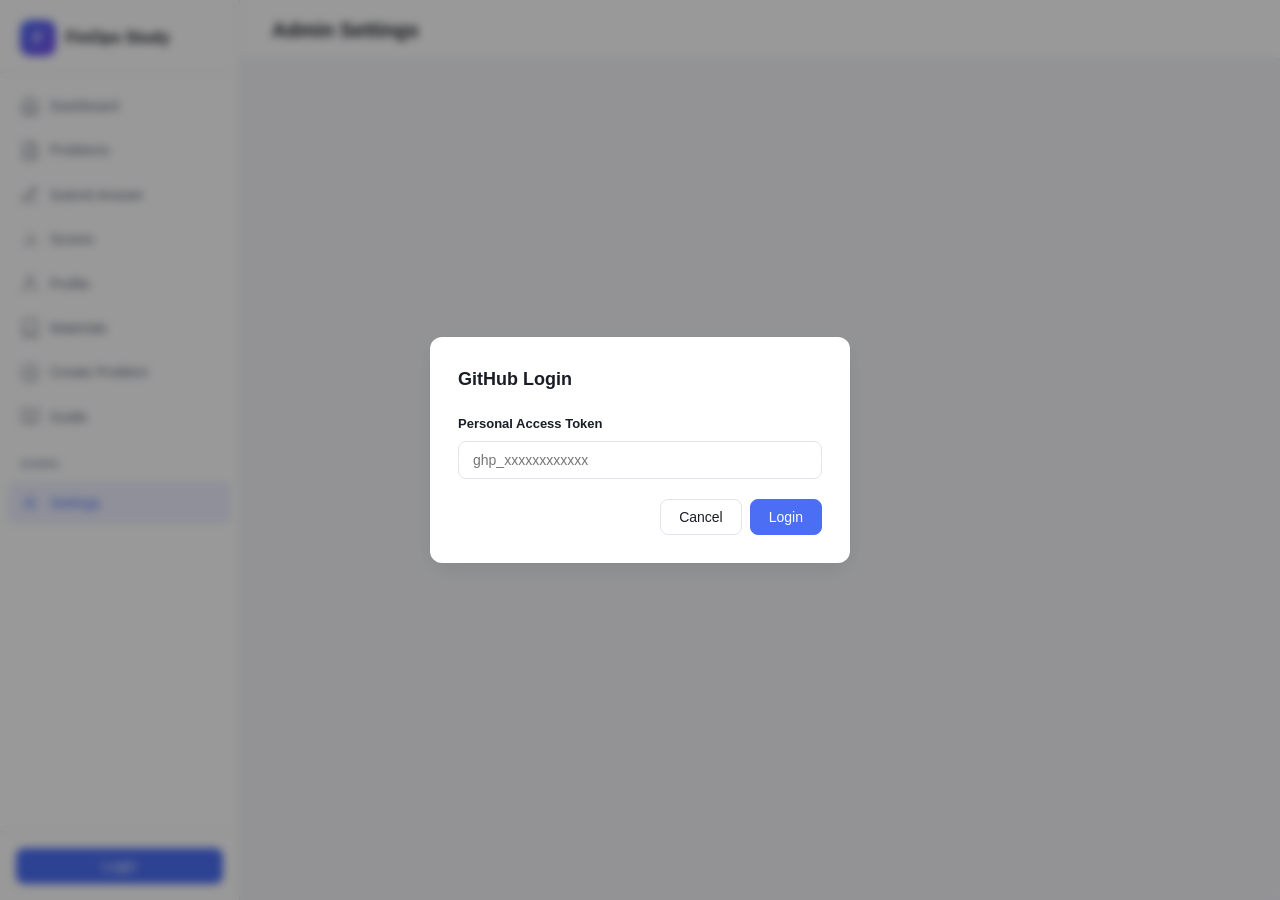
<file: platform/frontend/admin.html>
<!DOCTYPE html>
<html lang="ko">
<head>
  <meta charset="UTF-8">
  <meta name="viewport" content="width=device-width, initial-scale=1.0">
  <title>Admin - FinOps Study</title>
  <link rel="stylesheet" href="css/style.css">
</head>
<body>
  <div class="layout">
    <aside class="sidebar">
      <div class="sidebar-brand">
        <div class="brand-icon">F</div>
        <span class="brand-text">FinOps Study</span>
      </div>
      <nav class="sidebar-nav">
        <a href="index.html" class="sidebar-link">
          <svg viewBox="0 0 24 24" fill="none" stroke="currentColor" stroke-width="2"><path d="M3 9l9-7 9 7v11a2 2 0 0 1-2 2H5a2 2 0 0 1-2-2z"/><polyline points="9 22 9 12 15 12 15 22"/></svg>
          Dashboard
        </a>
        <a href="problems.html" class="sidebar-link">
          <svg viewBox="0 0 24 24" fill="none" stroke="currentColor" stroke-width="2"><path d="M14 2H6a2 2 0 0 0-2 2v16a2 2 0 0 0 2 2h12a2 2 0 0 0 2-2V8z"/><polyline points="14 2 14 8 20 8"/><line x1="16" y1="13" x2="8" y2="13"/><line x1="16" y1="17" x2="8" y2="17"/></svg>
          Problems
        </a>
        <a href="submit.html" class="sidebar-link">
          <svg viewBox="0 0 24 24" fill="none" stroke="currentColor" stroke-width="2"><path d="M12 20h9"/><path d="M16.5 3.5a2.121 2.121 0 0 1 3 3L7 19l-4 1 1-4L16.5 3.5z"/></svg>
          Submit Answer
        </a>
        <a href="scores.html" class="sidebar-link">
          <svg viewBox="0 0 24 24" fill="none" stroke="currentColor" stroke-width="2"><path d="M18 20V10"/><path d="M12 20V4"/><path d="M6 20v-6"/></svg>
          Scores
        </a>
        <a href="profile.html" class="sidebar-link">
          <svg viewBox="0 0 24 24" fill="none" stroke="currentColor" stroke-width="2"><path d="M20 21v-2a4 4 0 0 0-4-4H8a4 4 0 0 0-4 4v2"/><circle cx="12" cy="7" r="4"/></svg>
          Profile
        </a>
        <a href="materials.html" class="sidebar-link">
          <svg viewBox="0 0 24 24" fill="none" stroke="currentColor" stroke-width="2"><path d="M4 19.5A2.5 2.5 0 0 1 6.5 17H20"/><path d="M6.5 2H20v20H6.5A2.5 2.5 0 0 1 4 19.5v-15A2.5 2.5 0 0 1 6.5 2z"/></svg>
          Materials
        </a>
        <a href="create-problem.html" class="sidebar-link">
          <svg viewBox="0 0 24 24" fill="none" stroke="currentColor" stroke-width="2"><circle cx="12" cy="12" r="10"/><line x1="12" y1="8" x2="12" y2="16"/><line x1="8" y1="12" x2="16" y2="12"/></svg>
          Create Problem
        </a>
        <a href="guide.html" class="sidebar-link">
          <svg viewBox="0 0 24 24" fill="none" stroke="currentColor" stroke-width="2"><path d="M2 3h6a4 4 0 0 1 4 4v14a3 3 0 0 0-3-3H2z"/><path d="M22 3h-6a4 4 0 0 0-4 4v14a3 3 0 0 1 3-3h7z"/></svg>
          Guide
        </a>
        <div class="sidebar-section-label">Admin</div>
        <a href="admin.html" class="sidebar-link active">
          <svg viewBox="0 0 24 24" fill="none" stroke="currentColor" stroke-width="2"><circle cx="12" cy="12" r="3"/><path d="M12 1v2M12 21v2M4.22 4.22l1.42 1.42M18.36 18.36l1.42 1.42M1 12h2M21 12h2M4.22 19.78l1.42-1.42M18.36 5.64l1.42-1.42"/></svg>
          Settings
        </a>
      </nav>
      <div class="sidebar-footer" id="auth-area"></div>
    </aside>

    <div class="main">
      <header class="topbar">
        <div class="topbar-left"><h1>Admin Settings</h1></div>
        <div class="topbar-right"></div>
      </header>

      <div class="content">
        <div id="admin-denied" class="alert alert-warning" style="display:none;">
          관리자 권한이 필요합니다.
        </div>

        <div id="admin-content" style="display:none;">
          <!-- Generate Week -->
          <div class="card" style="margin-bottom:20px;">
            <div class="card-header-bar">
              <span style="font-weight:600;">Generate Weekly Problems</span>
              <span class="badge badge-admin">Admin Only</span>
            </div>
            <div class="card-body-lg">
              <div class="form-grid">
                <div class="form-group">
                  <label for="gen-week">Week Number</label>
                  <input type="number" id="gen-week" min="1" value="1">
                </div>
                <div class="form-group">
                  <label for="gen-level">Level</label>
                  <select id="gen-level">
                    <option value="L1">L1 - Beginner</option>
                    <option value="L2">L2 - Intermediate</option>
                    <option value="L3">L3 - Advanced</option>
                  </select>
                </div>
                <div class="form-group">
                  <label for="gen-num">Problems per Member</label>
                  <input type="number" id="gen-num" min="1" max="10" value="3">
                </div>
                <div class="form-group">
                  <label for="gen-category">Category</label>
                  <select id="gen-category">
                    <option value="">All categories</option>
                    <option value="unused">unused</option>
                    <option value="overprovisioning">overprovisioning</option>
                    <option value="rate">rate</option>
                    <option value="anomaly">anomaly</option>
                    <option value="tagging">tagging</option>
                    <option value="network">network</option>
                    <option value="architecture">architecture</option>
                    <option value="data">data</option>
                  </select>
                </div>
                <div class="form-group">
                  <label for="gen-reveal">Reveal Date</label>
                  <input type="date" id="gen-reveal">
                </div>
              </div>

              <div id="gen-result" style="display:none;" class="alert"></div>
              <button onclick="triggerGenerate()" class="btn btn-primary" id="gen-btn">
                <svg width="16" height="16" viewBox="0 0 24 24" fill="none" stroke="currentColor" stroke-width="2"><polygon points="5 3 19 12 5 21 5 3"/></svg>
                Generate
              </button>
            </div>
          </div>

          <div class="grid grid-2">
            <!-- Members -->
            <div class="card">
              <div class="card-header-bar"><span style="font-weight:600;">Members</span></div>
              <div class="card-body" id="members-list">
                <div class="loading"><div class="spinner"></div></div>
              </div>
            </div>

            <!-- Submission Status -->
            <div class="card">
              <div class="card-header-bar"><span style="font-weight:600;">Submission Status</span></div>
              <div class="card-body" id="submissions-status">
                <div class="loading"><div class="spinner"></div></div>
              </div>
            </div>
          </div>

          <!-- Manual Actions -->
          <div class="card" style="margin-top:20px;">
            <div class="card-header-bar"><span style="font-weight:600;">Manual Actions</span></div>
            <div class="card-body">
              <div class="quick-actions">
                <button onclick="triggerReveal()" class="btn">
                  <svg width="16" height="16" viewBox="0 0 24 24" fill="none" stroke="currentColor" stroke-width="2"><path d="M1 12s4-8 11-8 11 8 11 8-4 8-11 8-11-8-11-8z"/><circle cx="12" cy="12" r="3"/></svg>
                  Force Reveal Answers
                </button>
                <button onclick="triggerScore()" class="btn">
                  <svg width="16" height="16" viewBox="0 0 24 24" fill="none" stroke="currentColor" stroke-width="2"><polyline points="22 12 18 12 15 21 9 3 6 12 2 12"/></svg>
                  Force Score Week
                </button>
              </div>
              <div id="action-result" class="alert" style="display:none; margin-top:16px;"></div>
            </div>
          </div>
        </div>
      </div>
    </div>
  </div>

  <!-- Login Modal -->
  <div class="modal-overlay" id="login-modal">
    <div class="modal">
      <h2>GitHub Login</h2>
      <div class="form-group">
        <label for="token-input">Personal Access Token</label>
        <input type="password" id="token-input" placeholder="ghp_xxxxxxxxxxxx">
      </div>
      <p id="login-error" class="error" style="color:var(--red);font-size:13px;"></p>
      <div style="display:flex; gap:8px; justify-content:flex-end; margin-top:20px;">
        <button onclick="hideLoginModal()" class="btn">Cancel</button>
        <button onclick="handleLogin()" class="btn btn-primary">Login</button>
      </div>
    </div>
  </div>

  <script src="js/app.js"></script>
  <script src="js/admin.js"></script>
</body>
</html>
</file>
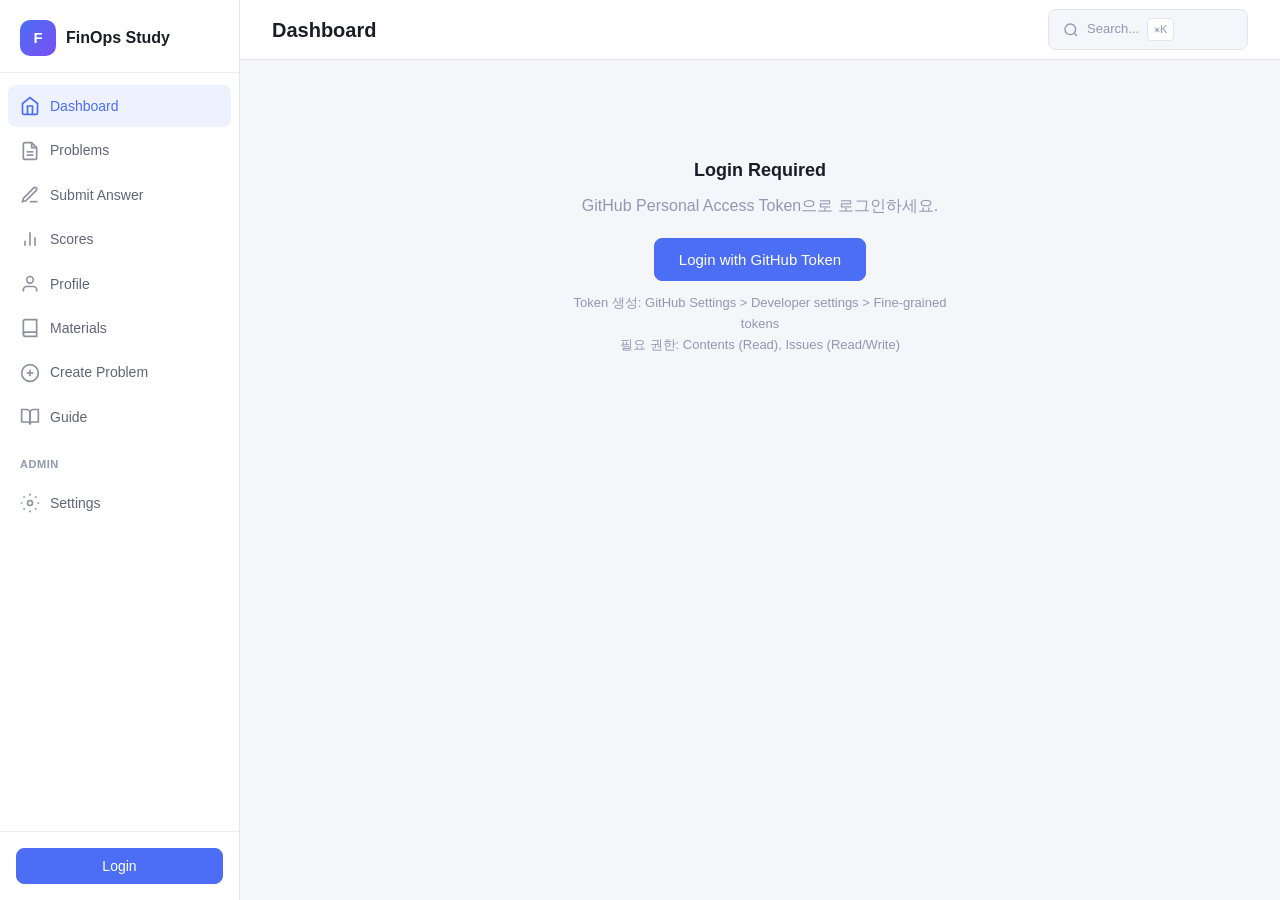
<file: platform/frontend/community-problems.html>
<!DOCTYPE html>
<html lang="ko">
<head>
  <meta charset="UTF-8">
  <meta name="viewport" content="width=device-width, initial-scale=1.0">
  <title>Community Problems - FinOps Study</title>
  <link rel="stylesheet" href="css/style.css">
</head>
<body>
  <div class="layout">
    <aside class="sidebar">
      <div class="sidebar-brand">
        <div class="brand-icon">F</div>
        <span class="brand-text">FinOps Study</span>
      </div>
      <nav class="sidebar-nav">
        <a href="index.html" class="sidebar-link">
          <svg viewBox="0 0 24 24" fill="none" stroke="currentColor" stroke-width="2"><path d="M3 9l9-7 9 7v11a2 2 0 0 1-2 2H5a2 2 0 0 1-2-2z"/><polyline points="9 22 9 12 15 12 15 22"/></svg>
          Dashboard
        </a>
        <a href="problems.html" class="sidebar-link">
          <svg viewBox="0 0 24 24" fill="none" stroke="currentColor" stroke-width="2"><path d="M14 2H6a2 2 0 0 0-2 2v16a2 2 0 0 0 2 2h12a2 2 0 0 0 2-2V8z"/><polyline points="14 2 14 8 20 8"/><line x1="16" y1="13" x2="8" y2="13"/><line x1="16" y1="17" x2="8" y2="17"/></svg>
          Problems
        </a>
        <a href="submit.html" class="sidebar-link">
          <svg viewBox="0 0 24 24" fill="none" stroke="currentColor" stroke-width="2"><path d="M12 20h9"/><path d="M16.5 3.5a2.121 2.121 0 0 1 3 3L7 19l-4 1 1-4L16.5 3.5z"/></svg>
          Submit Answer
        </a>
        <a href="scores.html" class="sidebar-link">
          <svg viewBox="0 0 24 24" fill="none" stroke="currentColor" stroke-width="2"><path d="M18 20V10"/><path d="M12 20V4"/><path d="M6 20v-6"/></svg>
          Scores
        </a>
        <a href="profile.html" class="sidebar-link">
          <svg viewBox="0 0 24 24" fill="none" stroke="currentColor" stroke-width="2"><path d="M20 21v-2a4 4 0 0 0-4-4H8a4 4 0 0 0-4 4v2"/><circle cx="12" cy="7" r="4"/></svg>
          Profile
        </a>
        <a href="materials.html" class="sidebar-link">
          <svg viewBox="0 0 24 24" fill="none" stroke="currentColor" stroke-width="2"><path d="M4 19.5A2.5 2.5 0 0 1 6.5 17H20"/><path d="M6.5 2H20v20H6.5A2.5 2.5 0 0 1 4 19.5v-15A2.5 2.5 0 0 1 6.5 2z"/></svg>
          Materials
        </a>
        <a href="create-problem.html" class="sidebar-link active">
          <svg viewBox="0 0 24 24" fill="none" stroke="currentColor" stroke-width="2"><circle cx="12" cy="12" r="10"/><line x1="12" y1="8" x2="12" y2="16"/><line x1="8" y1="12" x2="16" y2="12"/></svg>
          Create Problem
        </a>
        <a href="guide.html" class="sidebar-link">
          <svg viewBox="0 0 24 24" fill="none" stroke="currentColor" stroke-width="2"><path d="M2 3h6a4 4 0 0 1 4 4v14a3 3 0 0 0-3-3H2z"/><path d="M22 3h-6a4 4 0 0 0-4 4v14a3 3 0 0 1 3-3h7z"/></svg>
          Guide
        </a>
        <div class="sidebar-section-label">Admin</div>
        <a href="admin.html" class="sidebar-link">
          <svg viewBox="0 0 24 24" fill="none" stroke="currentColor" stroke-width="2"><circle cx="12" cy="12" r="3"/><path d="M12 1v2M12 21v2M4.22 4.22l1.42 1.42M18.36 18.36l1.42 1.42M1 12h2M21 12h2M4.22 19.78l1.42-1.42M18.36 5.64l1.42-1.42"/></svg>
          Settings
        </a>
      </nav>
      <div class="sidebar-footer" id="auth-area"></div>
    </aside>

    <div class="main">
      <header class="topbar">
        <div class="topbar-left">
          <h1>Community Problems</h1>
        </div>
        <div class="topbar-right">
          <a href="create-problem.html" class="btn btn-primary btn-sm">
            <svg width="16" height="16" viewBox="0 0 24 24" fill="none" stroke="currentColor" stroke-width="2"><line x1="12" y1="5" x2="12" y2="19"/><line x1="5" y1="12" x2="19" y2="12"/></svg>
            Create Problem
          </a>
        </div>
      </header>

      <div class="content">
        <div id="cp-loading" class="loading">
          <div class="spinner"></div>
          <p>Loading community problems...</p>
        </div>

        <div id="cp-content" style="display:none;">
          <div class="tabs" id="cp-filter-tabs" style="margin-bottom:20px;"></div>
          <div id="cp-list"></div>
          <div id="cp-empty" class="empty-state" style="display:none;">
            <h3>No community problems yet</h3>
            <p>Be the first to create a problem for your team!</p>
            <a href="create-problem.html" class="btn btn-primary" style="margin-top:16px;">Create Problem</a>
          </div>
        </div>
      </div>
    </div>
  </div>

  <!-- Problem Viewer Modal -->
  <div class="modal-overlay" id="problem-modal">
    <div class="modal" style="max-width:900px;max-height:85vh;display:flex;flex-direction:column;">
      <div style="display:flex;justify-content:space-between;align-items:center;margin-bottom:16px;">
        <h2 id="pm-title" style="margin:0;"></h2>
        <button onclick="document.getElementById('problem-modal').classList.remove('active')" class="btn btn-ghost btn-sm" style="padding:4px;">
          <svg width="20" height="20" viewBox="0 0 24 24" fill="none" stroke="currentColor" stroke-width="2"><line x1="18" y1="6" x2="6" y2="18"/><line x1="6" y1="6" x2="18" y2="18"/></svg>
        </button>
      </div>
      <div id="pm-content" style="overflow-y:auto;flex:1;"></div>
    </div>
  </div>

  <script src="js/app.js"></script>
  <script>
    let allProblems = [];
    let currentFilter = 'all';

    document.addEventListener('DOMContentLoaded', async () => {
      await APP.init();
      if (!APP.isLoggedIn()) { window.location.href = 'index.html'; return; }

      try {
        allProblems = await APP.getJSON('weeks/_community_index.json');
      } catch {
        allProblems = [];
      }

      buildTabs();
      renderList();

      document.getElementById('cp-loading').style.display = 'none';
      document.getElementById('cp-content').style.display = 'block';
    });

    function buildTabs() {
      const levels = [...new Set(allProblems.map(p => p.level))].sort();
      let html = `<div class="tab active" onclick="filterList('all', this)">All (${allProblems.length})</div>`;
      for (const l of levels) {
        const count = allProblems.filter(p => p.level === l).length;
        html += `<div class="tab" onclick="filterList('${l}', this)">${l} (${count})</div>`;
      }
      document.getElementById('cp-filter-tabs').innerHTML = html;
    }

    function filterList(filter, el) {
      currentFilter = filter;
      document.querySelectorAll('#cp-filter-tabs .tab').forEach(t => t.classList.remove('active'));
      if (el) el.classList.add('active');
      renderList();
    }

    function renderList() {
      const filtered = currentFilter === 'all' ? allProblems : allProblems.filter(p => p.level === currentFilter);
      const listEl = document.getElementById('cp-list');
      const emptyEl = document.getElementById('cp-empty');

      if (!filtered.length) { listEl.innerHTML = ''; emptyEl.style.display = 'block'; return; }
      emptyEl.style.display = 'none';

      const sorted = [...filtered].sort((a, b) => (b.date || '').localeCompare(a.date || ''));

      listEl.innerHTML = sorted.map(p => {
        const dateStr = p.date ? new Date(p.date).toLocaleDateString('ko-KR') : '';
        const services = (p.services || []).join(', ');
        return `
          <div class="card" style="margin-bottom:12px;cursor:pointer;" onclick="viewProblem('${p.id}', '${p.week}')">
            <div class="card-body" style="display:flex;gap:16px;align-items:center;">
              <div style="flex:1;">
                <div style="display:flex;align-items:center;gap:8px;margin-bottom:4px;flex-wrap:wrap;">
                  <span style="font-weight:700;font-size:16px;">${escapeHtml(p.title)}</span>
                  <span class="badge badge-${p.level}">${p.level}</span>
                  <span class="badge" style="background:var(--bg);color:var(--text-secondary);">${p.category}</span>
                  ${p.revealed ? '<span class="badge badge-revealed">Answer Revealed</span>' : '<span class="badge badge-pending">Answer Hidden</span>'}
                </div>
                <div style="font-size:13px;color:var(--text-secondary);">
                  ${services ? `<span>${escapeHtml(services)}</span> · ` : ''}
                  <span>$${p.monthly_waste_usd}/mo</span> ·
                  <span>by @${escapeHtml(p.author)}</span> ·
                  <span>${dateStr}</span>
                </div>
              </div>
              <span style="color:var(--text-muted);">&rarr;</span>
            </div>
          </div>
        `;
      }).join('');
    }

    async function viewProblem(id, week) {
      const weekStr = `week-${String(parseInt(week)).padStart(2, '0')}`;
      const basePath = `weeks/${weekStr}/community/${id}`;
      const username = APP.getUsername();

      try {
        const [readme, terraform, meta] = await Promise.allSettled([
          APP.getFileContent(`${basePath}/README.md`),
          APP.getFileContent(`${basePath}/main.tf`),
          APP.getJSON(`${basePath}/meta.json`),
        ]);

        let html = '';

        // Meta info
        if (meta.status === 'fulfilled') {
          const m = meta.value;
          html += `
            <div style="display:flex;gap:8px;flex-wrap:wrap;margin-bottom:16px;">
              <span class="badge badge-${m.level}">${m.level}</span>
              <span class="badge" style="background:var(--bg);color:var(--text-secondary);">${m.category}</span>
              <span style="font-size:13px;color:var(--text-muted);">by @${escapeHtml(m.author)} · Week ${m.week} · $${m.monthly_waste_usd}/mo</span>
            </div>
          `;
          document.getElementById('pm-title').textContent = m.title;

          const isOwnerOrAdmin = m.author === username || APP.isAdmin();
          const isRevealed = !!m.revealed;

          // Show answer: if revealed (everyone) or if owner/admin (always)
          if (m.answer && (isRevealed || isOwnerOrAdmin)) {
            const answerLabel = isRevealed ? 'Answer (Public)' : 'Answer (you are the author)';
            const answerBg = isRevealed ? 'var(--green-light)' : 'var(--orange-light)';
            const answerBorder = isRevealed ? '#96f2d7' : '#ffe8a3';
            const answerColor = isRevealed ? '#087f5b' : 'var(--orange)';

            html += `
              <div style="margin-top:20px;padding:16px;background:${answerBg};border:1px solid ${answerBorder};border-radius:var(--radius-sm);">
                <div style="font-weight:700;margin-bottom:8px;color:${answerColor};">${answerLabel}</div>
                <p><strong>Problem:</strong> ${escapeHtml(m.answer.problem_summary || '')}</p>
                <p><strong>Root Cause:</strong> ${escapeHtml(m.answer.root_cause || '')}</p>
                <p><strong>Recommendation:</strong> ${escapeHtml(m.answer.recommendation || '')}</p>
                <p><strong>Severity:</strong> ${m.answer.severity} · <strong>Resources:</strong> ${(m.answer.problem_resources || []).join(', ')}</p>
              </div>
            `;
          } else if (!isRevealed && !isOwnerOrAdmin) {
            html += `
              <div style="margin-top:20px;padding:16px;background:var(--bg);border:1px solid var(--border);border-radius:var(--radius-sm);text-align:center;color:var(--text-muted);">
                <svg width="24" height="24" viewBox="0 0 24 24" fill="none" stroke="currentColor" stroke-width="2" style="margin-bottom:8px;"><rect x="3" y="11" width="18" height="11" rx="2" ry="2"/><path d="M7 11V7a5 5 0 0 1 10 0v4"/></svg>
                <p style="font-weight:600;">Answer is hidden</p>
                <p style="font-size:13px;">출제자가 정답을 공개하면 볼 수 있습니다.</p>
              </div>
            `;
          }

          // Reveal/Hide toggle button (owner or admin only)
          if (isOwnerOrAdmin) {
            const btnLabel = isRevealed ? 'Hide Answer' : 'Reveal Answer';
            const btnClass = isRevealed ? 'btn' : 'btn btn-green';
            const btnIcon = isRevealed
              ? '<svg width="16" height="16" viewBox="0 0 24 24" fill="none" stroke="currentColor" stroke-width="2"><rect x="3" y="11" width="18" height="11" rx="2" ry="2"/><path d="M7 11V7a5 5 0 0 1 10 0v4"/></svg>'
              : '<svg width="16" height="16" viewBox="0 0 24 24" fill="none" stroke="currentColor" stroke-width="2"><path d="M1 12s4-8 11-8 11 8 11 8-4 8-11 8-11-8-11-8z"/><circle cx="12" cy="12" r="3"/></svg>';
            html += `
              <div style="margin-top:16px;text-align:right;">
                <button onclick="toggleReveal('${id}', '${week}', ${!isRevealed})" class="${btnClass} btn-sm" id="reveal-btn">
                  ${btnIcon} ${btnLabel}
                </button>
              </div>
            `;
          }
        }

        // README
        if (readme.status === 'fulfilled') {
          html += `<div style="margin-top:20px;line-height:1.8;">${markdownToHtml(readme.value)}</div>`;
        }

        // Terraform
        if (terraform.status === 'fulfilled') {
          html += `
            <div style="margin-top:20px;">
              <div style="font-weight:600;margin-bottom:8px;">main.tf</div>
              <pre style="max-height:400px;overflow:auto;"><code>${escapeHtml(terraform.value)}</code></pre>
            </div>
          `;
        }

        document.getElementById('pm-content').innerHTML = html;
        document.getElementById('problem-modal').classList.add('active');
      } catch (e) {
        alert('Failed to load problem: ' + e.message);
      }
    }

    async function toggleReveal(id, week, reveal) {
      const btn = document.getElementById('reveal-btn');
      btn.disabled = true;
      btn.innerHTML = '<div class="spinner" style="width:14px;height:14px;margin:0;border-width:2px;"></div>';

      try {
        const weekStr = `week-${String(parseInt(week)).padStart(2, '0')}`;
        const metaPath = `weeks/${weekStr}/community/${id}/meta.json`;

        if (!APP.LOCAL) {
          // 1. Update meta.json
          const existing = await APP.api(`/repos/${APP.OWNER}/${APP.REPO}/contents/${metaPath}`);
          const meta = JSON.parse(decodeURIComponent(escape(atob(existing.content))));
          meta.revealed = reveal;

          await APP.api(`/repos/${APP.OWNER}/${APP.REPO}/contents/${metaPath}`, {
            method: 'PUT',
            headers: { 'Content-Type': 'application/json' },
            body: JSON.stringify({
              message: `[community] ${reveal ? 'Reveal' : 'Hide'} answer for "${meta.title}"`,
              content: btoa(unescape(encodeURIComponent(JSON.stringify(meta, null, 2)))),
              sha: existing.sha,
            }),
          });

          // 2. Update community index
          const idxResp = await APP.api(`/repos/${APP.OWNER}/${APP.REPO}/contents/weeks/_community_index.json`);
          const index = JSON.parse(decodeURIComponent(escape(atob(idxResp.content))));
          const entry = index.find(p => p.id === id);
          if (entry) entry.revealed = reveal;

          await APP.api(`/repos/${APP.OWNER}/${APP.REPO}/contents/weeks/_community_index.json`, {
            method: 'PUT',
            headers: { 'Content-Type': 'application/json' },
            body: JSON.stringify({
              message: `[community] Update index: ${reveal ? 'reveal' : 'hide'} "${meta.title}"`,
              content: btoa(unescape(encodeURIComponent(JSON.stringify(index, null, 2)))),
              sha: idxResp.sha,
            }),
          });

          // Update local state
          const local = allProblems.find(p => p.id === id);
          if (local) local.revealed = reveal;
        }

        // Refresh view
        document.getElementById('problem-modal').classList.remove('active');
        renderList();
        alert(reveal ? 'Answer revealed!' : 'Answer hidden.');

      } catch (e) {
        alert('Failed: ' + e.message);
        btn.disabled = false;
        btn.textContent = reveal ? 'Reveal Answer' : 'Hide Answer';
      }
    }

    function markdownToHtml(md) {
      return md
        .replace(/^### (.+)$/gm, '<h4 style="margin:16px 0 8px;font-size:15px;">$1</h4>')
        .replace(/^## (.+)$/gm, '<h3 style="margin:20px 0 10px;font-size:17px;">$1</h3>')
        .replace(/^# (.+)$/gm, '<h2 style="margin:24px 0 12px;font-size:20px;">$1</h2>')
        .replace(/\*\*(.+?)\*\*/g, '<strong>$1</strong>')
        .replace(/`(.+?)`/g, '<code>$1</code>')
        .replace(/^- (.+)$/gm, '<li style="margin-left:20px;margin-bottom:4px;">$1</li>')
        .replace(/\n\n/g, '<br><br>')
        .replace(/\n/g, '<br>');
    }
  </script>
</body>
</html>
</file>
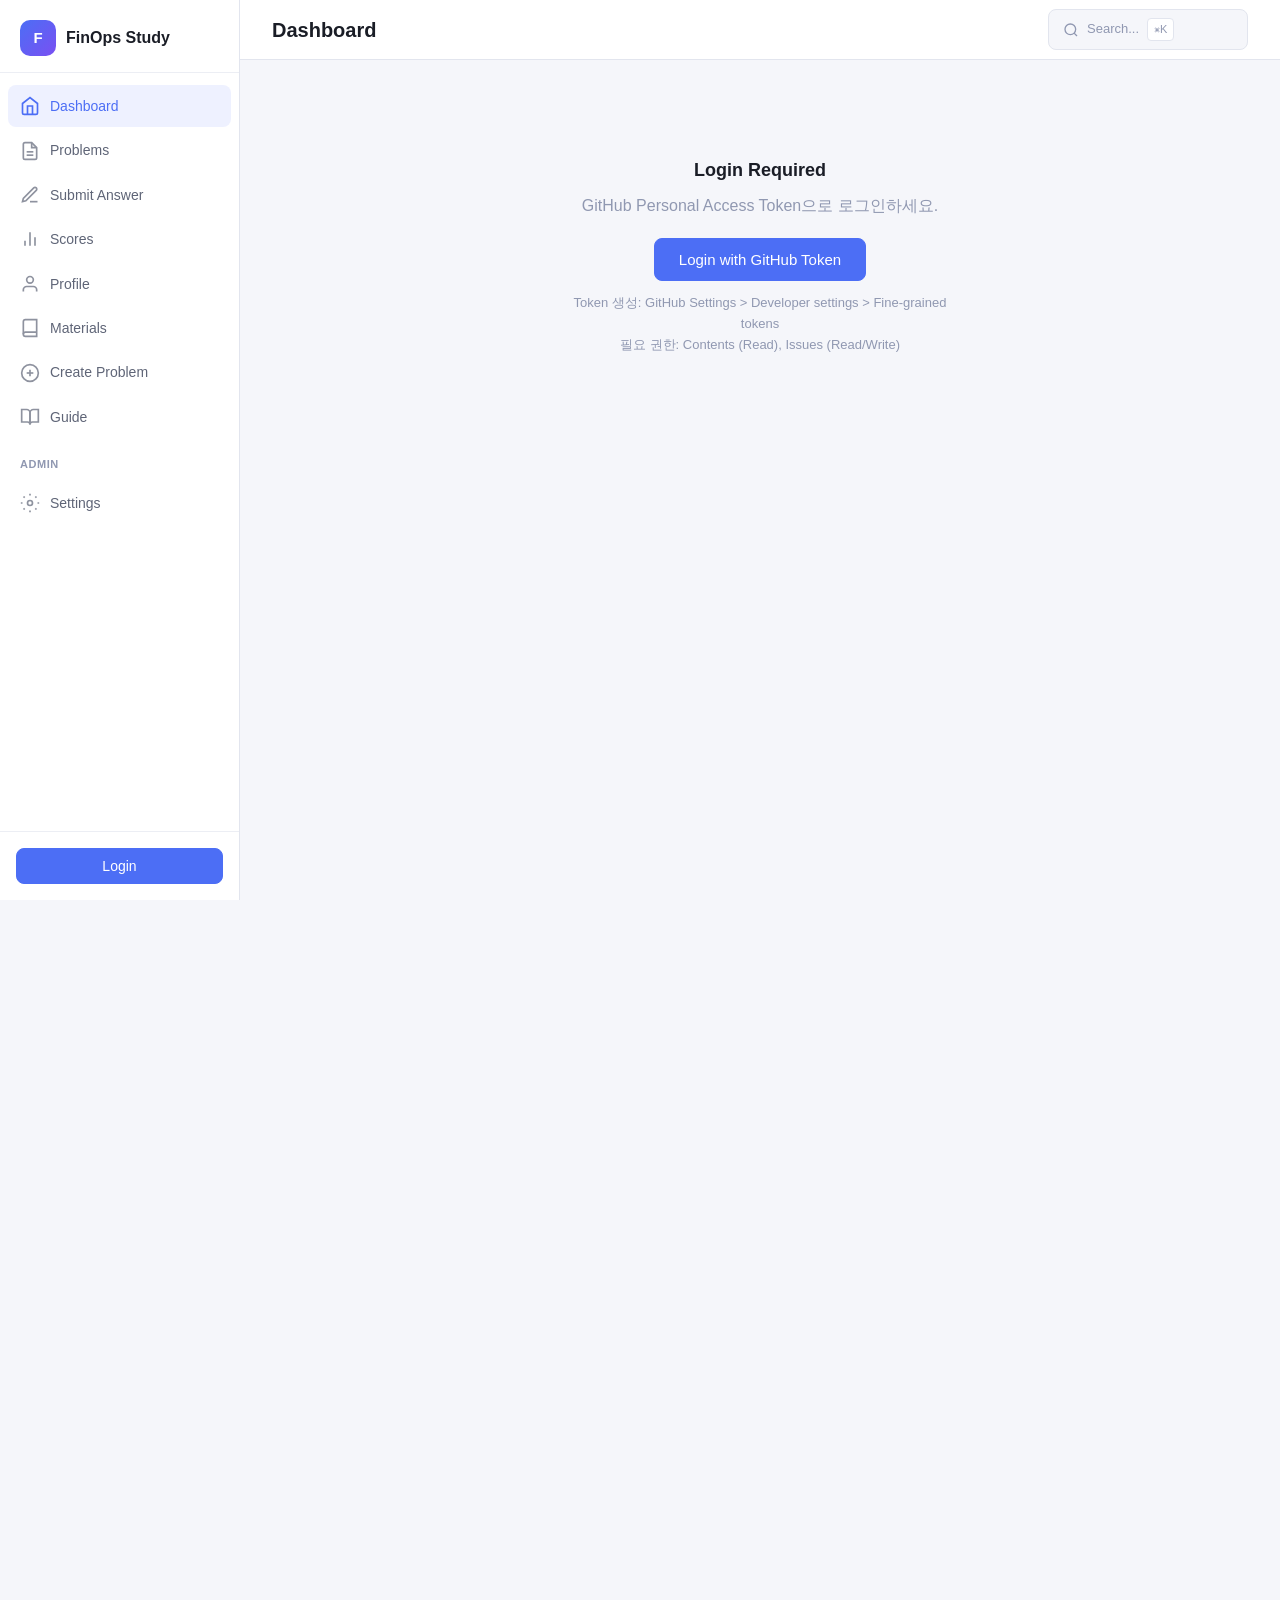
<file: platform/frontend/create-problem.html>
<!DOCTYPE html>
<html lang="ko">
<head>
  <meta charset="UTF-8">
  <meta name="viewport" content="width=device-width, initial-scale=1.0">
  <title>Create Problem - FinOps Study</title>
  <link rel="stylesheet" href="css/style.css">
</head>
<body>
  <div class="layout">
    <aside class="sidebar">
      <div class="sidebar-brand">
        <div class="brand-icon">F</div>
        <span class="brand-text">FinOps Study</span>
      </div>
      <nav class="sidebar-nav">
        <a href="index.html" class="sidebar-link">
          <svg viewBox="0 0 24 24" fill="none" stroke="currentColor" stroke-width="2"><path d="M3 9l9-7 9 7v11a2 2 0 0 1-2 2H5a2 2 0 0 1-2-2z"/><polyline points="9 22 9 12 15 12 15 22"/></svg>
          Dashboard
        </a>
        <a href="problems.html" class="sidebar-link">
          <svg viewBox="0 0 24 24" fill="none" stroke="currentColor" stroke-width="2"><path d="M14 2H6a2 2 0 0 0-2 2v16a2 2 0 0 0 2 2h12a2 2 0 0 0 2-2V8z"/><polyline points="14 2 14 8 20 8"/><line x1="16" y1="13" x2="8" y2="13"/><line x1="16" y1="17" x2="8" y2="17"/></svg>
          Problems
        </a>
        <a href="submit.html" class="sidebar-link">
          <svg viewBox="0 0 24 24" fill="none" stroke="currentColor" stroke-width="2"><path d="M12 20h9"/><path d="M16.5 3.5a2.121 2.121 0 0 1 3 3L7 19l-4 1 1-4L16.5 3.5z"/></svg>
          Submit Answer
        </a>
        <a href="scores.html" class="sidebar-link">
          <svg viewBox="0 0 24 24" fill="none" stroke="currentColor" stroke-width="2"><path d="M18 20V10"/><path d="M12 20V4"/><path d="M6 20v-6"/></svg>
          Scores
        </a>
        <a href="profile.html" class="sidebar-link">
          <svg viewBox="0 0 24 24" fill="none" stroke="currentColor" stroke-width="2"><path d="M20 21v-2a4 4 0 0 0-4-4H8a4 4 0 0 0-4 4v2"/><circle cx="12" cy="7" r="4"/></svg>
          Profile
        </a>
        <a href="materials.html" class="sidebar-link">
          <svg viewBox="0 0 24 24" fill="none" stroke="currentColor" stroke-width="2"><path d="M4 19.5A2.5 2.5 0 0 1 6.5 17H20"/><path d="M6.5 2H20v20H6.5A2.5 2.5 0 0 1 4 19.5v-15A2.5 2.5 0 0 1 6.5 2z"/></svg>
          Materials
        </a>
        <a href="create-problem.html" class="sidebar-link active">
          <svg viewBox="0 0 24 24" fill="none" stroke="currentColor" stroke-width="2"><circle cx="12" cy="12" r="10"/><line x1="12" y1="8" x2="12" y2="16"/><line x1="8" y1="12" x2="16" y2="12"/></svg>
          Create Problem
        </a>
        <a href="guide.html" class="sidebar-link">
          <svg viewBox="0 0 24 24" fill="none" stroke="currentColor" stroke-width="2"><path d="M2 3h6a4 4 0 0 1 4 4v14a3 3 0 0 0-3-3H2z"/><path d="M22 3h-6a4 4 0 0 0-4 4v14a3 3 0 0 1 3-3h7z"/></svg>
          Guide
        </a>
        <div class="sidebar-section-label">Admin</div>
        <a href="admin.html" class="sidebar-link">
          <svg viewBox="0 0 24 24" fill="none" stroke="currentColor" stroke-width="2"><circle cx="12" cy="12" r="3"/><path d="M12 1v2M12 21v2M4.22 4.22l1.42 1.42M18.36 18.36l1.42 1.42M1 12h2M21 12h2M4.22 19.78l1.42-1.42M18.36 5.64l1.42-1.42"/></svg>
          Settings
        </a>
      </nav>
      <div class="sidebar-footer" id="auth-area"></div>
    </aside>

    <div class="main">
      <header class="topbar">
        <div class="topbar-left">
          <h1>Create Problem</h1>
        </div>
        <div class="topbar-right">
          <a href="community-problems.html" class="btn btn-sm">
            <svg width="16" height="16" viewBox="0 0 24 24" fill="none" stroke="currentColor" stroke-width="2"><rect x="3" y="3" width="7" height="7"/><rect x="14" y="3" width="7" height="7"/><rect x="3" y="14" width="7" height="7"/><rect x="14" y="14" width="7" height="7"/></svg>
            Community Problems
          </a>
        </div>
      </header>

      <div class="content" style="max-width:900px;">
        <div class="info-banner">
          <svg width="20" height="20" viewBox="0 0 24 24" fill="none" stroke="currentColor" stroke-width="2"><circle cx="12" cy="12" r="10"/><line x1="12" y1="16" x2="12" y2="12"/><line x1="12" y1="8" x2="12.01" y2="8"/></svg>
          <div>직접 FinOps 문제를 만들어 스터디원들과 공유하세요. Terraform 코드와 정답을 작성하면 다른 멤버들이 풀 수 있습니다.</div>
        </div>

        <!-- Step 1: Basic Info -->
        <div class="card" style="margin-bottom:20px;">
          <div class="card-header-bar">
            <span style="font-weight:600;">1. Basic Info</span>
          </div>
          <div class="card-body-lg">
            <div class="form-group">
              <label for="cp-title">Problem Title</label>
              <input type="text" id="cp-title" placeholder="e.g. 미사용 Lambda@Edge 함수 과금">
            </div>
            <div class="form-grid">
              <div class="form-group">
                <label for="cp-week">Week</label>
                <select id="cp-week">
                  <option value="1">Week 1</option>
                  <option value="2">Week 2</option>
                  <option value="3">Week 3</option>
                  <option value="4">Week 4</option>
                  <option value="5">Week 5</option>
                  <option value="6">Week 6</option>
                  <option value="7">Week 7</option>
                  <option value="8">Week 8</option>
                </select>
              </div>
              <div class="form-group">
                <label for="cp-level">Level</label>
                <select id="cp-level">
                  <option value="L1">L1 — 명시적 문제</option>
                  <option value="L2">L2 — 패턴형 문제</option>
                  <option value="L3">L3 — 아키텍처형 문제</option>
                </select>
              </div>
            </div>
            <div class="form-grid">
              <div class="form-group">
                <label for="cp-category">Category</label>
                <select id="cp-category">
                  <option value="unused">Unused (미사용 리소스)</option>
                  <option value="overprovisioning">Overprovisioning (과잉 할당)</option>
                  <option value="rate">Rate (요금 최적화)</option>
                  <option value="anomaly">Anomaly (비용 이상)</option>
                  <option value="tagging">Tagging (태그 미흡)</option>
                  <option value="network">Network (네트워크 비용)</option>
                  <option value="architecture">Architecture (아키텍처)</option>
                  <option value="data">Data (데이터 비용)</option>
                </select>
              </div>
              <div class="form-group">
                <label for="cp-services">AWS Services (쉼표 구분)</label>
                <input type="text" id="cp-services" placeholder="e.g. EC2, EBS, Lambda">
              </div>
            </div>
            <div class="form-group">
              <label for="cp-savings">Monthly Waste (USD)</label>
              <input type="number" id="cp-savings" min="0" step="0.01" placeholder="150">
            </div>
          </div>
        </div>

        <!-- Step 2: Problem Description -->
        <div class="card" style="margin-bottom:20px;">
          <div class="card-header-bar">
            <span style="font-weight:600;">2. Problem Description (Markdown)</span>
            <span style="font-size:12px;color:var(--text-muted);">학생들이 보는 문제 설명</span>
          </div>
          <div class="card-body-lg">
            <div class="form-group">
              <textarea id="cp-description" style="min-height:200px;" placeholder="# 시나리오 배경

가상 회사 TechCorp은 ...

## 과제

아래 Terraform 코드와 메트릭을 분석하여 비용 낭비 요소를 찾으세요.

## 제공 자료
- main.tf: 현재 인프라
- metrics.json: 30일간 CloudWatch 메트릭
- cost_report.json: 6개월 비용 히스토리"></textarea>
              <p class="form-hint">Markdown 형식으로 작성. 학생들에게 보이는 문제 설명입니다.</p>
            </div>
          </div>
        </div>

        <!-- Step 3: Terraform Code -->
        <div class="card" style="margin-bottom:20px;">
          <div class="card-header-bar">
            <span style="font-weight:600;">3. Terraform Code</span>
            <span style="font-size:12px;color:var(--text-muted);">Required</span>
          </div>
          <div class="card-body-lg">
            <div class="form-group">
              <textarea id="cp-terraform" style="font-family:var(--mono);font-size:13px;min-height:300px;background:#1e1e2e;color:#cdd6f4;border-color:#313244;" placeholder='terraform {
  required_providers {
    aws = {
      source  = "hashicorp/aws"
      version = "~> 5.0"
    }
  }
}

provider "aws" {
  region = "us-east-1"
}

resource "aws_instance" "problem_server" {
  ami           = "ami-0123456789"
  instance_type = "m5.xlarge"
  # ... 문제가 있는 리소스
}

resource "aws_instance" "normal_server" {
  ami           = "ami-0123456789"
  instance_type = "t3.medium"
  # ... 정상 리소스 (decoy)
}'></textarea>
              <p class="form-hint">문제 리소스와 정상 리소스(decoy)를 함께 포함하세요. 정답 힌트가 되는 주석은 넣지 마세요.</p>
            </div>
          </div>
        </div>

        <!-- Step 4: Additional Files -->
        <div class="card" style="margin-bottom:20px;">
          <div class="card-header-bar">
            <span style="font-weight:600;">4. Additional Files</span>
            <span style="font-size:12px;color:var(--text-muted);">Optional</span>
          </div>
          <div class="card-body-lg">
            <div class="info-banner" style="margin-bottom:16px;">
              <svg width="18" height="18" viewBox="0 0 24 24" fill="none" stroke="currentColor" stroke-width="2"><path d="M21 15v4a2 2 0 0 1-2 2H5a2 2 0 0 1-2-2v-4"/><polyline points="17 8 12 3 7 8"/><line x1="12" y1="3" x2="12" y2="15"/></svg>
              <div>메트릭(metrics.json), 비용 리포트(cost_report.json) 등 추가 데이터 파일을 업로드하세요.</div>
            </div>
            <div id="cp-drop-zone" class="drop-zone" onclick="document.getElementById('cp-file-input').click();">
              <svg width="32" height="32" viewBox="0 0 24 24" fill="none" stroke="var(--text-muted)" stroke-width="1.5"><path d="M21 15v4a2 2 0 0 1-2 2H5a2 2 0 0 1-2-2v-4"/><polyline points="17 8 12 3 7 8"/><line x1="12" y1="3" x2="12" y2="15"/></svg>
              <p style="margin-top:8px;font-weight:500;font-size:14px;">Click or drag files here</p>
              <p style="font-size:12px;color:var(--text-muted);margin-top:2px;">.json, .csv, .yaml, .txt (max 10MB)</p>
            </div>
            <input type="file" id="cp-file-input" multiple accept=".json,.csv,.yaml,.yml,.txt" style="display:none;" onchange="handleProblemFiles(this)">
            <div id="cp-file-list" style="margin-top:8px;"></div>
          </div>
        </div>

        <!-- Step 5: Answer (hidden from solvers) -->
        <div class="card" style="margin-bottom:20px;border-color:var(--orange);">
          <div class="card-header-bar" style="background:var(--orange-light);">
            <span style="font-weight:600;">5. Answer (정답)</span>
            <span class="badge" style="background:var(--orange);color:#fff;">출제자만 볼 수 있음</span>
          </div>
          <div class="card-body-lg">
            <div class="form-group">
              <label for="cp-problem-summary">Problem Summary (어떤 문제인가)</label>
              <textarea id="cp-problem-summary" style="min-height:80px;" placeholder="45일간 중지된 EC2 인스턴스에 연결된 gp2 EBS 볼륨 3개가 매월 $150의 스토리지 비용을 발생시키고 있음"></textarea>
            </div>
            <div class="form-group">
              <label for="cp-root-cause">Root Cause (왜 발생하는가)</label>
              <textarea id="cp-root-cause" style="min-height:80px;" placeholder="EC2 인스턴스를 Stop했지만 삭제하지 않아 EBS 볼륨이 계속 과금됨"></textarea>
            </div>
            <div class="form-group">
              <label for="cp-recommendation">Recommendation (해결 방안)</label>
              <textarea id="cp-recommendation" style="min-height:80px;" placeholder="EBS 볼륨 스냅샷 생성 후 볼륨 및 인스턴스 삭제, 또는 gp3로 전환"></textarea>
            </div>
            <div class="form-grid">
              <div class="form-group">
                <label for="cp-severity">Severity</label>
                <select id="cp-severity">
                  <option value="low">Low</option>
                  <option value="medium" selected>Medium</option>
                  <option value="high">High</option>
                  <option value="critical">Critical</option>
                </select>
              </div>
              <div class="form-group">
                <label for="cp-problem-resources">Problem Resources (쉼표 구분)</label>
                <input type="text" id="cp-problem-resources" placeholder="e.g. instance-abc, volume-xyz">
                <p class="form-hint">main.tf에서 문제가 있는 리소스 이름들</p>
              </div>
            </div>
          </div>
        </div>

        <!-- Submit -->
        <div class="card">
          <div class="card-body" style="display:flex;gap:10px;justify-content:space-between;align-items:center;">
            <div style="font-size:13px;color:var(--text-muted);">
              문제는 <code>weeks/week-XX/community/</code>에 저장됩니다.
            </div>
            <button onclick="publishProblem()" class="btn btn-primary" id="publish-btn">
              <svg width="16" height="16" viewBox="0 0 24 24" fill="none" stroke="currentColor" stroke-width="2"><line x1="22" y1="2" x2="11" y2="13"/><polygon points="22 2 15 22 11 13 2 9 22 2"/></svg>
              Publish Problem
            </button>
          </div>
        </div>

        <div id="cp-error" class="alert alert-error" style="display:none;margin-top:16px;"></div>
        <div id="cp-success" class="alert alert-success" style="display:none;margin-top:16px;"></div>
      </div>
    </div>
  </div>

  <script src="js/app.js"></script>
  <script src="js/create-problem.js"></script>
</body>
</html>
</file>
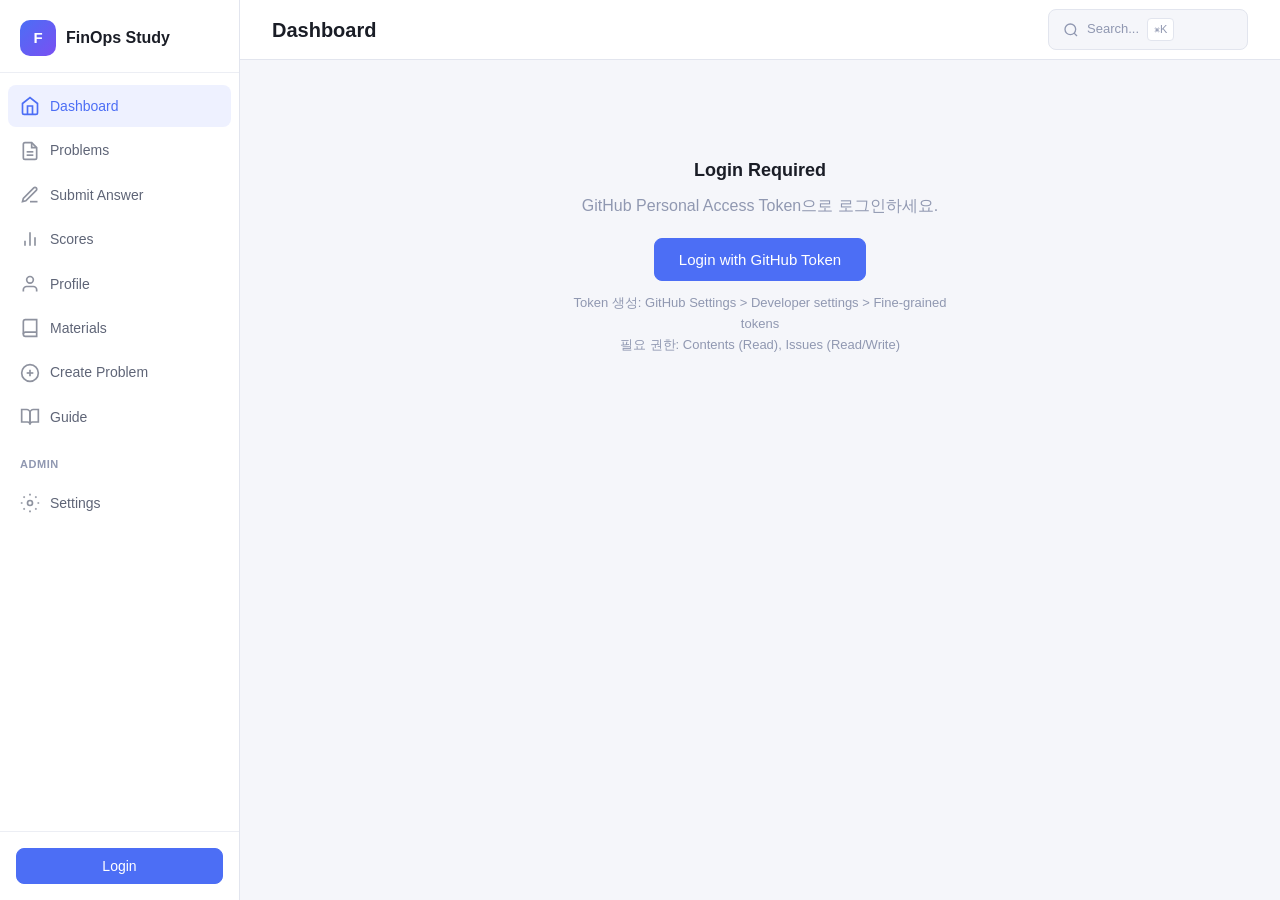
<file: platform/frontend/materials.html>
<!DOCTYPE html>
<html lang="ko">
<head>
  <meta charset="UTF-8">
  <meta name="viewport" content="width=device-width, initial-scale=1.0">
  <title>Materials - FinOps Study</title>
  <link rel="stylesheet" href="css/style.css">
</head>
<body>
  <div class="layout">
    <aside class="sidebar">
      <div class="sidebar-brand">
        <div class="brand-icon">F</div>
        <span class="brand-text">FinOps Study</span>
      </div>
      <nav class="sidebar-nav">
        <a href="index.html" class="sidebar-link">
          <svg viewBox="0 0 24 24" fill="none" stroke="currentColor" stroke-width="2"><path d="M3 9l9-7 9 7v11a2 2 0 0 1-2 2H5a2 2 0 0 1-2-2z"/><polyline points="9 22 9 12 15 12 15 22"/></svg>
          Dashboard
        </a>
        <a href="problems.html" class="sidebar-link">
          <svg viewBox="0 0 24 24" fill="none" stroke="currentColor" stroke-width="2"><path d="M14 2H6a2 2 0 0 0-2 2v16a2 2 0 0 0 2 2h12a2 2 0 0 0 2-2V8z"/><polyline points="14 2 14 8 20 8"/><line x1="16" y1="13" x2="8" y2="13"/><line x1="16" y1="17" x2="8" y2="17"/></svg>
          Problems
        </a>
        <a href="submit.html" class="sidebar-link">
          <svg viewBox="0 0 24 24" fill="none" stroke="currentColor" stroke-width="2"><path d="M12 20h9"/><path d="M16.5 3.5a2.121 2.121 0 0 1 3 3L7 19l-4 1 1-4L16.5 3.5z"/></svg>
          Submit Answer
        </a>
        <a href="scores.html" class="sidebar-link">
          <svg viewBox="0 0 24 24" fill="none" stroke="currentColor" stroke-width="2"><path d="M18 20V10"/><path d="M12 20V4"/><path d="M6 20v-6"/></svg>
          Scores
        </a>
        <a href="profile.html" class="sidebar-link">
          <svg viewBox="0 0 24 24" fill="none" stroke="currentColor" stroke-width="2"><path d="M20 21v-2a4 4 0 0 0-4-4H8a4 4 0 0 0-4 4v2"/><circle cx="12" cy="7" r="4"/></svg>
          Profile
        </a>
        <a href="materials.html" class="sidebar-link active">
          <svg viewBox="0 0 24 24" fill="none" stroke="currentColor" stroke-width="2"><path d="M4 19.5A2.5 2.5 0 0 1 6.5 17H20"/><path d="M6.5 2H20v20H6.5A2.5 2.5 0 0 1 4 19.5v-15A2.5 2.5 0 0 1 6.5 2z"/></svg>
          Materials
        </a>
        <a href="create-problem.html" class="sidebar-link">
          <svg viewBox="0 0 24 24" fill="none" stroke="currentColor" stroke-width="2"><circle cx="12" cy="12" r="10"/><line x1="12" y1="8" x2="12" y2="16"/><line x1="8" y1="12" x2="16" y2="12"/></svg>
          Create Problem
        </a>
        <a href="guide.html" class="sidebar-link">
          <svg viewBox="0 0 24 24" fill="none" stroke="currentColor" stroke-width="2"><path d="M2 3h6a4 4 0 0 1 4 4v14a3 3 0 0 0-3-3H2z"/><path d="M22 3h-6a4 4 0 0 0-4 4v14a3 3 0 0 1 3-3h7z"/></svg>
          Guide
        </a>
        <div class="sidebar-section-label">Admin</div>
        <a href="admin.html" class="sidebar-link">
          <svg viewBox="0 0 24 24" fill="none" stroke="currentColor" stroke-width="2"><circle cx="12" cy="12" r="3"/><path d="M12 1v2M12 21v2M4.22 4.22l1.42 1.42M18.36 18.36l1.42 1.42M1 12h2M21 12h2M4.22 19.78l1.42-1.42M18.36 5.64l1.42-1.42"/></svg>
          Settings
        </a>
      </nav>
      <div class="sidebar-footer" id="auth-area"></div>
    </aside>

    <div class="main">
      <header class="topbar">
        <div class="topbar-left">
          <h1>Study Materials</h1>
        </div>
        <div class="topbar-right">
          <button onclick="showUploadModal()" class="btn btn-primary btn-sm">
            <svg width="16" height="16" viewBox="0 0 24 24" fill="none" stroke="currentColor" stroke-width="2"><line x1="12" y1="5" x2="12" y2="19"/><line x1="5" y1="12" x2="19" y2="12"/></svg>
            Upload Material
          </button>
        </div>
      </header>

      <div class="content">
        <div id="materials-loading" class="loading">
          <div class="spinner"></div>
          <p>Loading materials...</p>
        </div>

        <div id="materials-content" style="display:none;">
          <!-- Week Filter Tabs -->
          <div class="tabs" id="week-filter-tabs" style="margin-bottom:20px;">
            <div class="tab active" data-week="all" onclick="filterWeek('all', this)">
              <svg width="16" height="16" viewBox="0 0 24 24" fill="none" stroke="currentColor" stroke-width="2"><rect x="3" y="3" width="7" height="7"/><rect x="14" y="3" width="7" height="7"/><rect x="3" y="14" width="7" height="7"/><rect x="14" y="14" width="7" height="7"/></svg>
              All
            </div>
          </div>

          <!-- Materials List -->
          <div id="materials-list"></div>

          <!-- Empty State -->
          <div id="materials-empty" class="empty-state" style="display:none;">
            <h3>No materials yet</h3>
            <p>Upload study materials for your team.</p>
            <button onclick="showUploadModal()" class="btn btn-primary" style="margin-top:16px;">Upload First Material</button>
          </div>
        </div>
      </div>
    </div>
  </div>

  <!-- Upload Modal -->
  <div class="modal-overlay" id="upload-modal">
    <div class="modal" style="max-width:560px;">
      <h2 style="margin-bottom:20px;">Upload Study Material</h2>

      <div class="form-group">
        <label for="mat-title">Title</label>
        <input type="text" id="mat-title" placeholder="e.g. Week 3 FinOps 정리노트">
      </div>

      <div class="form-grid">
        <div class="form-group">
          <label for="mat-week">Week</label>
          <select id="mat-week">
            <option value="general">General</option>
            <option value="1">Week 1</option>
            <option value="2">Week 2</option>
            <option value="3">Week 3</option>
            <option value="4">Week 4</option>
            <option value="5">Week 5</option>
            <option value="6">Week 6</option>
            <option value="7">Week 7</option>
            <option value="8">Week 8</option>
          </select>
        </div>
        <div class="form-group">
          <label for="mat-category">Category</label>
          <select id="mat-category">
            <option value="note">Study Note</option>
            <option value="reference">Reference</option>
            <option value="presentation">Presentation</option>
            <option value="code">Code / Script</option>
            <option value="other">Other</option>
          </select>
        </div>
      </div>

      <div class="form-group">
        <label for="mat-description">Description (optional)</label>
        <textarea id="mat-description" style="min-height:80px;" placeholder="What is this material about?"></textarea>
      </div>

      <div class="form-group">
        <label>Files</label>
        <div id="upload-drop-zone" class="drop-zone" onclick="document.getElementById('mat-file-input').click();">
          <svg width="32" height="32" viewBox="0 0 24 24" fill="none" stroke="var(--text-muted)" stroke-width="1.5"><path d="M21 15v4a2 2 0 0 1-2 2H5a2 2 0 0 1-2-2v-4"/><polyline points="17 8 12 3 7 8"/><line x1="12" y1="3" x2="12" y2="15"/></svg>
          <p style="margin-top:8px;font-weight:500;font-size:14px;">Click or drag files here</p>
          <p style="font-size:12px;color:var(--text-muted);margin-top:2px;">.md, .pdf, .py, .tf, .json, .yaml, .png, .jpg, .txt (max 10MB each)</p>
        </div>
        <input type="file" id="mat-file-input" multiple accept=".md,.pdf,.py,.tf,.json,.yaml,.yml,.png,.jpg,.jpeg,.txt,.csv,.hcl,.ipynb" style="display:none;" onchange="handleMaterialFiles(this)">
        <div id="mat-file-list" style="margin-top:8px;"></div>
      </div>

      <p id="upload-error" style="color:var(--red);font-size:13px;margin-bottom:12px;"></p>

      <div style="display:flex;gap:8px;justify-content:flex-end;">
        <button onclick="hideUploadModal()" class="btn">Cancel</button>
        <button onclick="uploadMaterial()" class="btn btn-primary" id="upload-btn">
          <svg width="16" height="16" viewBox="0 0 24 24" fill="none" stroke="currentColor" stroke-width="2"><path d="M21 15v4a2 2 0 0 1-2 2H5a2 2 0 0 1-2-2v-4"/><polyline points="17 8 12 3 7 8"/><line x1="12" y1="3" x2="12" y2="15"/></svg>
          Upload
        </button>
      </div>
    </div>
  </div>

  <!-- Viewer Modal (for markdown / text preview) -->
  <div class="modal-overlay" id="viewer-modal">
    <div class="modal" style="max-width:800px;max-height:85vh;display:flex;flex-direction:column;">
      <div style="display:flex;justify-content:space-between;align-items:center;margin-bottom:16px;">
        <h2 id="viewer-title" style="margin:0;"></h2>
        <button onclick="hideViewerModal()" class="btn btn-ghost btn-sm" style="padding:4px;">
          <svg width="20" height="20" viewBox="0 0 24 24" fill="none" stroke="currentColor" stroke-width="2"><line x1="18" y1="6" x2="6" y2="18"/><line x1="6" y1="6" x2="18" y2="18"/></svg>
        </button>
      </div>
      <div id="viewer-content" style="overflow-y:auto;flex:1;line-height:1.8;"></div>
    </div>
  </div>

  <script src="js/app.js"></script>
  <script src="js/materials.js"></script>
</body>
</html>
</file>
<file: frontend/css/style.css>
/* ── Reset & Base ── */
*, *::before, *::after { box-sizing: border-box; margin: 0; padding: 0; }

:root {
  --bg: #f5f6fa;
  --bg-white: #ffffff;
  --bg-hover: #f0f1f5;
  --border: #e2e5ee;
  --border-light: #eceef4;
  --text: #1a1d26;
  --text-secondary: #5f6577;
  --text-muted: #9098b1;
  --primary: #4c6ef5;
  --primary-light: #eef1ff;
  --primary-dark: #3b5bdb;
  --green: #12b886;
  --green-light: #e6fcf5;
  --red: #fa5252;
  --red-light: #fff5f5;
  --orange: #fd7e14;
  --orange-light: #fff9db;
  --purple: #7950f2;
  --teal: #20c997;
  --radius: 12px;
  --radius-sm: 8px;
  --radius-xs: 6px;
  --shadow-sm: 0 1px 3px rgba(0,0,0,0.04), 0 1px 2px rgba(0,0,0,0.06);
  --shadow: 0 2px 8px rgba(0,0,0,0.06), 0 0 1px rgba(0,0,0,0.08);
  --shadow-lg: 0 8px 24px rgba(0,0,0,0.08), 0 0 1px rgba(0,0,0,0.08);
  --font: 'Inter', -apple-system, BlinkMacSystemFont, 'Segoe UI', Helvetica, Arial, sans-serif;
  --mono: 'SF Mono', 'Fira Code', 'JetBrains Mono', Consolas, monospace;
  --sidebar-w: 240px;
  --topbar-h: 60px;
}

@import url('https://fonts.googleapis.com/css2?family=Inter:wght@400;500;600;700&display=swap');

body {
  font-family: var(--font);
  background: var(--bg);
  color: var(--text);
  line-height: 1.6;
  min-height: 100vh;
  display: flex;
}

a { color: var(--primary); text-decoration: none; }
a:hover { color: var(--primary-dark); }

/* ── Layout: Sidebar + Main ── */
.layout {
  display: flex;
  width: 100%;
  min-height: 100vh;
}

/* ── Sidebar ── */
.sidebar {
  width: var(--sidebar-w);
  background: var(--bg-white);
  border-right: 1px solid var(--border);
  display: flex;
  flex-direction: column;
  position: fixed;
  top: 0;
  left: 0;
  bottom: 0;
  z-index: 100;
}

.sidebar-brand {
  padding: 20px 20px 16px;
  display: flex;
  align-items: center;
  gap: 10px;
  border-bottom: 1px solid var(--border-light);
}

.sidebar-brand .brand-icon {
  width: 36px;
  height: 36px;
  border-radius: 10px;
  background: linear-gradient(135deg, #4c6ef5, #7950f2);
  display: flex;
  align-items: center;
  justify-content: center;
  color: #fff;
  font-weight: 700;
  font-size: 15px;
}

.sidebar-brand .brand-text {
  font-weight: 700;
  font-size: 16px;
  color: var(--text);
}

.sidebar-nav {
  flex: 1;
  padding: 12px 8px;
  display: flex;
  flex-direction: column;
  gap: 2px;
}

.sidebar-section-label {
  font-size: 11px;
  font-weight: 600;
  text-transform: uppercase;
  letter-spacing: 0.05em;
  color: var(--text-muted);
  padding: 16px 12px 6px;
}

.sidebar-link {
  display: flex;
  align-items: center;
  gap: 10px;
  padding: 10px 12px;
  border-radius: var(--radius-sm);
  font-size: 14px;
  font-weight: 500;
  color: var(--text-secondary);
  transition: all 0.15s ease;
  cursor: pointer;
}

.sidebar-link:hover {
  background: var(--bg-hover);
  color: var(--text);
  text-decoration: none;
}

.sidebar-link.active {
  background: var(--primary-light);
  color: var(--primary);
}

.sidebar-link svg {
  width: 20px;
  height: 20px;
  flex-shrink: 0;
  opacity: 0.7;
}

.sidebar-link.active svg { opacity: 1; }

.sidebar-footer {
  padding: 16px;
  border-top: 1px solid var(--border-light);
}

.sidebar-user {
  display: flex;
  align-items: center;
  gap: 10px;
  padding: 8px;
  border-radius: var(--radius-sm);
}

.sidebar-user .avatar {
  width: 32px;
  height: 32px;
  border-radius: 50%;
  background: linear-gradient(135deg, #4c6ef5, #7950f2);
  display: flex;
  align-items: center;
  justify-content: center;
  color: #fff;
  font-weight: 600;
  font-size: 13px;
}

.sidebar-user .user-info {
  flex: 1;
  min-width: 0;
}

.sidebar-user .user-name {
  font-size: 13px;
  font-weight: 600;
  color: var(--text);
  white-space: nowrap;
  overflow: hidden;
  text-overflow: ellipsis;
}

.sidebar-user .user-role {
  font-size: 11px;
  color: var(--text-muted);
}

/* ── Main Content ── */
.main {
  flex: 1;
  margin-left: var(--sidebar-w);
  min-height: 100vh;
}

/* ── Top Bar ── */
.topbar {
  height: var(--topbar-h);
  background: var(--bg-white);
  border-bottom: 1px solid var(--border);
  display: flex;
  align-items: center;
  justify-content: space-between;
  padding: 0 32px;
  position: sticky;
  top: 0;
  z-index: 50;
}

.topbar-left {
  display: flex;
  align-items: center;
  gap: 8px;
}

.topbar-left h1 {
  font-size: 20px;
  font-weight: 700;
}

.topbar-right {
  display: flex;
  align-items: center;
  gap: 12px;
}

.search-box {
  display: flex;
  align-items: center;
  gap: 8px;
  padding: 8px 14px;
  background: var(--bg);
  border: 1px solid var(--border);
  border-radius: var(--radius-sm);
  color: var(--text-muted);
  font-size: 13px;
  min-width: 200px;
}

.search-box kbd {
  font-family: var(--font);
  font-size: 11px;
  padding: 2px 6px;
  background: var(--bg-white);
  border: 1px solid var(--border);
  border-radius: 4px;
  color: var(--text-muted);
}

.topbar-icon {
  width: 36px;
  height: 36px;
  border-radius: var(--radius-sm);
  display: flex;
  align-items: center;
  justify-content: center;
  color: var(--text-secondary);
  cursor: pointer;
  transition: background 0.15s;
}

.topbar-icon:hover { background: var(--bg-hover); }

/* ── Content Area ── */
.content { padding: 32px; }

/* ── Buttons ── */
.btn {
  display: inline-flex;
  align-items: center;
  justify-content: center;
  gap: 6px;
  padding: 9px 18px;
  font-size: 14px;
  font-weight: 500;
  font-family: var(--font);
  border: 1px solid var(--border);
  border-radius: var(--radius-sm);
  background: var(--bg-white);
  color: var(--text);
  cursor: pointer;
  transition: all 0.15s ease;
  white-space: nowrap;
}

.btn:hover { background: var(--bg-hover); border-color: #ccc; }
.btn-sm { padding: 6px 12px; font-size: 13px; border-radius: var(--radius-xs); }
.btn-lg { padding: 12px 24px; font-size: 15px; }

.btn-primary {
  background: var(--primary);
  border-color: var(--primary);
  color: #fff;
}
.btn-primary:hover { background: var(--primary-dark); border-color: var(--primary-dark); }

.btn-green {
  background: var(--green);
  border-color: var(--green);
  color: #fff;
}
.btn-green:hover { background: #0ca678; }

.btn-ghost {
  background: transparent;
  border-color: transparent;
  color: var(--text-secondary);
}
.btn-ghost:hover { background: var(--bg-hover); }

.btn[disabled] { opacity: 0.5; cursor: not-allowed; }

/* ── Cards ── */
.card {
  background: var(--bg-white);
  border: 1px solid var(--border);
  border-radius: var(--radius);
  overflow: hidden;
  box-shadow: var(--shadow-sm);
  transition: box-shadow 0.2s ease;
}

.card:hover { box-shadow: var(--shadow); }

.card-body { padding: 20px; }
.card-body-lg { padding: 24px; }

.card-header-bar {
  display: flex;
  align-items: center;
  justify-content: space-between;
  padding: 16px 20px;
  border-bottom: 1px solid var(--border-light);
}

/* Gradient card headers (CupixWorks style) */
.card-gradient {
  position: relative;
  overflow: hidden;
}

.card-gradient .card-cover {
  height: 100px;
  padding: 20px;
  display: flex;
  flex-direction: column;
  justify-content: flex-end;
  position: relative;
}

.card-cover .cover-label {
  font-size: 12px;
  opacity: 0.85;
  color: #fff;
}

.card-cover .cover-title {
  font-size: 18px;
  font-weight: 700;
  color: #fff;
  margin-top: 2px;
}

.card-cover .cover-badge {
  position: absolute;
  top: 12px;
  right: 12px;
  padding: 3px 10px;
  font-size: 11px;
  font-weight: 600;
  text-transform: uppercase;
  letter-spacing: 0.04em;
  color: #fff;
  background: rgba(255,255,255,0.2);
  backdrop-filter: blur(8px);
  border-radius: 20px;
}

.grad-teal { background: linear-gradient(135deg, #12b886, #20c997); }
.grad-blue { background: linear-gradient(135deg, #4c6ef5, #5c7cfa); }
.grad-purple { background: linear-gradient(135deg, #7950f2, #9775fa); }
.grad-orange { background: linear-gradient(135deg, #fd7e14, #ffa94d); }
.grad-pink { background: linear-gradient(135deg, #e64980, #f06595); }
.grad-green { background: linear-gradient(135deg, #2b8a3e, #51cf66); }

.card-gradient .card-meta {
  padding: 14px 20px;
  display: flex;
  align-items: center;
  gap: 16px;
  font-size: 13px;
  color: var(--text-muted);
  border-bottom: 1px solid var(--border-light);
}

.card-gradient .card-meta svg { width: 14px; height: 14px; }

.card-gradient .card-actions {
  padding: 12px 20px;
  display: flex;
  align-items: center;
  justify-content: space-between;
  font-size: 13px;
  color: var(--text-muted);
}

.card-gradient .card-actions .arrow {
  color: var(--text-muted);
  transition: transform 0.2s;
}

.card-gradient:hover .card-actions .arrow { transform: translateX(4px); }

/* ── Badges ── */
.badge {
  display: inline-flex;
  align-items: center;
  gap: 4px;
  padding: 3px 10px;
  font-size: 12px;
  font-weight: 600;
  border-radius: 20px;
}

.badge-L1 { background: #dbeafe; color: #1d4ed8; }
.badge-L2 { background: #fef3c7; color: #b45309; }
.badge-L3 { background: #fce7f3; color: #be185d; }
.badge-admin { background: #ede9fe; color: var(--purple); }
.badge-revealed { background: var(--green-light); color: #087f5b; }
.badge-pending { background: var(--orange-light); color: #e67700; }
.badge-submitted { background: #dbeafe; color: #1d4ed8; }

/* ── Info Banner ── */
.info-banner {
  display: flex;
  align-items: flex-start;
  gap: 12px;
  padding: 14px 18px;
  background: var(--primary-light);
  border: 1px solid #d0d7ff;
  border-radius: var(--radius-sm);
  font-size: 14px;
  color: var(--text-secondary);
  margin-bottom: 24px;
}

.info-banner svg { flex-shrink: 0; color: var(--primary); margin-top: 2px; }

/* ── Tabs (pill-style) ── */
.tabs {
  display: inline-flex;
  gap: 4px;
  padding: 4px;
  background: var(--bg);
  border: 1px solid var(--border);
  border-radius: var(--radius-sm);
  margin-bottom: 24px;
}

.tab {
  display: inline-flex;
  align-items: center;
  gap: 6px;
  padding: 8px 16px;
  font-size: 14px;
  font-weight: 500;
  color: var(--text-secondary);
  border-radius: var(--radius-xs);
  cursor: pointer;
  transition: all 0.15s ease;
  white-space: nowrap;
}

.tab:hover { color: var(--text); background: var(--bg-white); }
.tab.active { color: var(--text); background: var(--bg-white); box-shadow: var(--shadow-sm); }

.tab svg { width: 16px; height: 16px; }
.tab .tab-count { font-size: 12px; color: var(--text-muted); }

/* ── Tables ── */
table {
  width: 100%;
  border-collapse: collapse;
  font-size: 14px;
}

th, td {
  padding: 12px 16px;
  text-align: left;
  border-bottom: 1px solid var(--border-light);
}

th {
  font-weight: 600;
  font-size: 12px;
  text-transform: uppercase;
  letter-spacing: 0.04em;
  color: var(--text-muted);
  background: var(--bg);
}

tr:hover td { background: #fafbfd; }

/* ── Forms ── */
.form-group { margin-bottom: 20px; }

.form-group label {
  display: block;
  font-size: 13px;
  font-weight: 600;
  margin-bottom: 6px;
  color: var(--text);
}

.form-hint {
  font-size: 12px;
  color: var(--text-muted);
  margin-top: 4px;
}

input[type="text"],
input[type="number"],
input[type="date"],
input[type="password"],
textarea,
select {
  width: 100%;
  padding: 10px 14px;
  font-size: 14px;
  font-family: var(--font);
  background: var(--bg-white);
  color: var(--text);
  border: 1px solid var(--border);
  border-radius: var(--radius-sm);
  transition: border-color 0.15s, box-shadow 0.15s;
}

input:focus, textarea:focus, select:focus {
  outline: none;
  border-color: var(--primary);
  box-shadow: 0 0 0 3px rgba(76, 110, 245, 0.1);
}

textarea { min-height: 120px; resize: vertical; }

/* ── Code blocks ── */
pre {
  background: #1e1e2e;
  border-radius: var(--radius-sm);
  padding: 20px;
  overflow-x: auto;
  font-family: var(--mono);
  font-size: 13px;
  line-height: 1.6;
  color: #cdd6f4;
  margin: 0;
}

code {
  font-family: var(--mono);
  font-size: 13px;
  background: var(--bg);
  padding: 2px 6px;
  border-radius: 4px;
  color: var(--primary);
}

pre code { background: none; padding: 0; color: inherit; }

/* ── Modal ── */
.modal-overlay {
  display: none;
  position: fixed;
  inset: 0;
  background: rgba(0, 0, 0, 0.4);
  backdrop-filter: blur(4px);
  z-index: 200;
  align-items: center;
  justify-content: center;
}

.modal-overlay.active { display: flex; }

.modal {
  background: var(--bg-white);
  border-radius: var(--radius);
  padding: 28px;
  width: 100%;
  max-width: 420px;
  box-shadow: var(--shadow-lg);
}

.modal h2 { font-size: 18px; margin-bottom: 20px; }
.modal .error { color: var(--red); font-size: 13px; margin-top: 8px; }

/* ── Grid ── */
.grid { display: grid; gap: 20px; }
.grid-2 { grid-template-columns: repeat(auto-fill, minmax(300px, 1fr)); }
.grid-3 { grid-template-columns: repeat(auto-fill, minmax(320px, 1fr)); }

/* ── Stats Row ── */
.stats-row {
  display: grid;
  grid-template-columns: repeat(auto-fit, minmax(160px, 1fr));
  gap: 16px;
  margin-bottom: 28px;
}

.stat-card {
  background: var(--bg-white);
  border: 1px solid var(--border);
  border-radius: var(--radius);
  padding: 20px;
  text-align: center;
}

.stat-card .stat-value {
  font-size: 32px;
  font-weight: 700;
  color: var(--text);
  line-height: 1.2;
}

.stat-card .stat-label {
  font-size: 12px;
  font-weight: 500;
  color: var(--text-muted);
  margin-top: 4px;
  text-transform: uppercase;
  letter-spacing: 0.04em;
}

/* ── Progress bar ── */
.progress-bar {
  height: 6px;
  background: var(--bg);
  border-radius: 3px;
  overflow: hidden;
}

.progress-bar .fill {
  height: 100%;
  border-radius: 3px;
  transition: width 0.4s ease;
}

.fill-green { background: var(--green); }
.fill-orange { background: var(--orange); }
.fill-red { background: var(--red); }
.fill-blue { background: var(--primary); }

/* ── Loading ── */
.loading {
  text-align: center;
  padding: 48px;
  color: var(--text-muted);
}

.spinner {
  width: 28px;
  height: 28px;
  border: 3px solid var(--border);
  border-top-color: var(--primary);
  border-radius: 50%;
  animation: spin 0.7s linear infinite;
  margin: 0 auto 12px;
}

@keyframes spin { to { transform: rotate(360deg); } }

/* ── Alerts ── */
.alert {
  padding: 14px 18px;
  border-radius: var(--radius-sm);
  font-size: 14px;
  margin-bottom: 16px;
  display: flex;
  align-items: flex-start;
  gap: 10px;
}

.alert-info { background: var(--primary-light); border: 1px solid #d0d7ff; color: #3b5bdb; }
.alert-success { background: var(--green-light); border: 1px solid #96f2d7; color: #087f5b; }
.alert-warning { background: var(--orange-light); border: 1px solid #ffe8a3; color: #e67700; }
.alert-error { background: var(--red-light); border: 1px solid #ffc9c9; color: #c92a2a; }

/* ── Empty state ── */
.empty-state {
  text-align: center;
  padding: 64px 24px;
  color: var(--text-muted);
}

.empty-state h3 { color: var(--text); margin-bottom: 8px; font-size: 18px; }
.empty-state p { max-width: 400px; margin: 0 auto; }

/* ── Section heading ── */
.section-heading {
  font-size: 16px;
  font-weight: 700;
  color: var(--text);
  margin-bottom: 16px;
}

/* ── Two-column form grid ── */
.form-grid {
  display: grid;
  grid-template-columns: 1fr 1fr;
  gap: 16px;
}

/* ── Quick Action Buttons Row ── */
.quick-actions {
  display: flex;
  gap: 12px;
  flex-wrap: wrap;
}

/* ── Metric item ── */
.meta-item {
  display: inline-flex;
  align-items: center;
  gap: 4px;
}

/* ── Drop Zone ── */
.drop-zone {
  border: 2px dashed var(--border);
  border-radius: var(--radius);
  padding: 40px;
  text-align: center;
  cursor: pointer;
  transition: border-color 0.2s, background 0.2s;
}

.drop-zone:hover,
.drop-zone.dragover {
  border-color: var(--primary);
  background: var(--primary-light);
}

/* ── File Item ── */
.file-item {
  display: flex;
  align-items: center;
  gap: 12px;
  padding: 12px 16px;
  background: var(--bg);
  border: 1px solid var(--border);
  border-radius: var(--radius-sm);
  margin-bottom: 8px;
}

.file-item .file-icon {
  width: 36px;
  height: 36px;
  border-radius: var(--radius-xs);
  display: flex;
  align-items: center;
  justify-content: center;
  flex-shrink: 0;
}

.file-icon-md { background: #dbeafe; color: #1d4ed8; }
.file-icon-pdf { background: #fce7f3; color: #be185d; }
.file-icon-tf { background: #ede9fe; color: #7950f2; }

.file-item .file-info { flex: 1; min-width: 0; }
.file-item .file-name { font-size: 14px; font-weight: 500; white-space: nowrap; overflow: hidden; text-overflow: ellipsis; }
.file-item .file-size { font-size: 12px; color: var(--text-muted); }

.file-item .file-remove {
  width: 28px;
  height: 28px;
  border-radius: 50%;
  display: flex;
  align-items: center;
  justify-content: center;
  cursor: pointer;
  color: var(--text-muted);
  transition: background 0.15s, color 0.15s;
  border: none;
  background: none;
}

.file-item .file-remove:hover { background: var(--red-light); color: var(--red); }

/* ── Step panels ── */
.step-panel { margin-bottom: 20px; }

/* ── Responsive ── */
@media (max-width: 768px) {
  .sidebar { display: none; }
  .main { margin-left: 0; }
  .content { padding: 20px 16px; }
  .topbar { padding: 0 16px; }
  .grid-2, .grid-3 { grid-template-columns: 1fr; }
  .form-grid { grid-template-columns: 1fr; }
  .stats-row { grid-template-columns: 1fr 1fr; }
  .tabs { flex-wrap: wrap; }
}
</file>
<file: platform/frontend/css/style.css>
/* ── Reset & Base ── */
*, *::before, *::after { box-sizing: border-box; margin: 0; padding: 0; }

:root {
  --bg: #f5f6fa;
  --bg-white: #ffffff;
  --bg-hover: #f0f1f5;
  --border: #e2e5ee;
  --border-light: #eceef4;
  --text: #1a1d26;
  --text-secondary: #5f6577;
  --text-muted: #9098b1;
  --primary: #4c6ef5;
  --primary-light: #eef1ff;
  --primary-dark: #3b5bdb;
  --green: #12b886;
  --green-light: #e6fcf5;
  --red: #fa5252;
  --red-light: #fff5f5;
  --orange: #fd7e14;
  --orange-light: #fff9db;
  --purple: #7950f2;
  --teal: #20c997;
  --radius: 12px;
  --radius-sm: 8px;
  --radius-xs: 6px;
  --shadow-sm: 0 1px 3px rgba(0,0,0,0.04), 0 1px 2px rgba(0,0,0,0.06);
  --shadow: 0 2px 8px rgba(0,0,0,0.06), 0 0 1px rgba(0,0,0,0.08);
  --shadow-lg: 0 8px 24px rgba(0,0,0,0.08), 0 0 1px rgba(0,0,0,0.08);
  --font: 'Inter', -apple-system, BlinkMacSystemFont, 'Segoe UI', Helvetica, Arial, sans-serif;
  --mono: 'SF Mono', 'Fira Code', 'JetBrains Mono', Consolas, monospace;
  --sidebar-w: 240px;
  --topbar-h: 60px;
}

@import url('https://fonts.googleapis.com/css2?family=Inter:wght@400;500;600;700&display=swap');

body {
  font-family: var(--font);
  background: var(--bg);
  color: var(--text);
  line-height: 1.6;
  min-height: 100vh;
  display: flex;
}

a { color: var(--primary); text-decoration: none; }
a:hover { color: var(--primary-dark); }

/* ── Layout: Sidebar + Main ── */
.layout {
  display: flex;
  width: 100%;
  min-height: 100vh;
}

/* ── Sidebar ── */
.sidebar {
  width: var(--sidebar-w);
  background: var(--bg-white);
  border-right: 1px solid var(--border);
  display: flex;
  flex-direction: column;
  position: fixed;
  top: 0;
  left: 0;
  bottom: 0;
  z-index: 100;
}

.sidebar-brand {
  padding: 20px 20px 16px;
  display: flex;
  align-items: center;
  gap: 10px;
  border-bottom: 1px solid var(--border-light);
}

.sidebar-brand .brand-icon {
  width: 36px;
  height: 36px;
  border-radius: 10px;
  background: linear-gradient(135deg, #4c6ef5, #7950f2);
  display: flex;
  align-items: center;
  justify-content: center;
  color: #fff;
  font-weight: 700;
  font-size: 15px;
}

.sidebar-brand .brand-text {
  font-weight: 700;
  font-size: 16px;
  color: var(--text);
}

.sidebar-nav {
  flex: 1;
  padding: 12px 8px;
  display: flex;
  flex-direction: column;
  gap: 2px;
}

.sidebar-section-label {
  font-size: 11px;
  font-weight: 600;
  text-transform: uppercase;
  letter-spacing: 0.05em;
  color: var(--text-muted);
  padding: 16px 12px 6px;
}

.sidebar-link {
  display: flex;
  align-items: center;
  gap: 10px;
  padding: 10px 12px;
  border-radius: var(--radius-sm);
  font-size: 14px;
  font-weight: 500;
  color: var(--text-secondary);
  transition: all 0.15s ease;
  cursor: pointer;
}

.sidebar-link:hover {
  background: var(--bg-hover);
  color: var(--text);
  text-decoration: none;
}

.sidebar-link.active {
  background: var(--primary-light);
  color: var(--primary);
}

.sidebar-link svg {
  width: 20px;
  height: 20px;
  flex-shrink: 0;
  opacity: 0.7;
}

.sidebar-link.active svg { opacity: 1; }

.sidebar-footer {
  padding: 16px;
  border-top: 1px solid var(--border-light);
}

.sidebar-user {
  display: flex;
  align-items: center;
  gap: 10px;
  padding: 8px;
  border-radius: var(--radius-sm);
}

.sidebar-user .avatar {
  width: 32px;
  height: 32px;
  border-radius: 50%;
  background: linear-gradient(135deg, #4c6ef5, #7950f2);
  display: flex;
  align-items: center;
  justify-content: center;
  color: #fff;
  font-weight: 600;
  font-size: 13px;
}

.sidebar-user .user-info {
  flex: 1;
  min-width: 0;
}

.sidebar-user .user-name {
  font-size: 13px;
  font-weight: 600;
  color: var(--text);
  white-space: nowrap;
  overflow: hidden;
  text-overflow: ellipsis;
}

.sidebar-user .user-role {
  font-size: 11px;
  color: var(--text-muted);
}

/* ── Main Content ── */
.main {
  flex: 1;
  margin-left: var(--sidebar-w);
  min-height: 100vh;
}

/* ── Top Bar ── */
.topbar {
  height: var(--topbar-h);
  background: var(--bg-white);
  border-bottom: 1px solid var(--border);
  display: flex;
  align-items: center;
  justify-content: space-between;
  padding: 0 32px;
  position: sticky;
  top: 0;
  z-index: 50;
}

.topbar-left {
  display: flex;
  align-items: center;
  gap: 8px;
}

.topbar-left h1 {
  font-size: 20px;
  font-weight: 700;
}

.topbar-right {
  display: flex;
  align-items: center;
  gap: 12px;
}

.search-box {
  display: flex;
  align-items: center;
  gap: 8px;
  padding: 8px 14px;
  background: var(--bg);
  border: 1px solid var(--border);
  border-radius: var(--radius-sm);
  color: var(--text-muted);
  font-size: 13px;
  min-width: 200px;
}

.search-box kbd {
  font-family: var(--font);
  font-size: 11px;
  padding: 2px 6px;
  background: var(--bg-white);
  border: 1px solid var(--border);
  border-radius: 4px;
  color: var(--text-muted);
}

.topbar-icon {
  width: 36px;
  height: 36px;
  border-radius: var(--radius-sm);
  display: flex;
  align-items: center;
  justify-content: center;
  color: var(--text-secondary);
  cursor: pointer;
  transition: background 0.15s;
}

.topbar-icon:hover { background: var(--bg-hover); }

/* ── Content Area ── */
.content { padding: 32px; }

/* ── Buttons ── */
.btn {
  display: inline-flex;
  align-items: center;
  justify-content: center;
  gap: 6px;
  padding: 9px 18px;
  font-size: 14px;
  font-weight: 500;
  font-family: var(--font);
  border: 1px solid var(--border);
  border-radius: var(--radius-sm);
  background: var(--bg-white);
  color: var(--text);
  cursor: pointer;
  transition: all 0.15s ease;
  white-space: nowrap;
}

.btn:hover { background: var(--bg-hover); border-color: #ccc; }
.btn-sm { padding: 6px 12px; font-size: 13px; border-radius: var(--radius-xs); }
.btn-lg { padding: 12px 24px; font-size: 15px; }

.btn-primary {
  background: var(--primary);
  border-color: var(--primary);
  color: #fff;
}
.btn-primary:hover { background: var(--primary-dark); border-color: var(--primary-dark); }

.btn-green {
  background: var(--green);
  border-color: var(--green);
  color: #fff;
}
.btn-green:hover { background: #0ca678; }

.btn-ghost {
  background: transparent;
  border-color: transparent;
  color: var(--text-secondary);
}
.btn-ghost:hover { background: var(--bg-hover); }

.btn[disabled] { opacity: 0.5; cursor: not-allowed; }

/* ── Cards ── */
.card {
  background: var(--bg-white);
  border: 1px solid var(--border);
  border-radius: var(--radius);
  overflow: hidden;
  box-shadow: var(--shadow-sm);
  transition: box-shadow 0.2s ease;
}

.card:hover { box-shadow: var(--shadow); }

.card-body { padding: 20px; }
.card-body-lg { padding: 24px; }

.card-header-bar {
  display: flex;
  align-items: center;
  justify-content: space-between;
  padding: 16px 20px;
  border-bottom: 1px solid var(--border-light);
}

/* Gradient card headers (CupixWorks style) */
.card-gradient {
  position: relative;
  overflow: hidden;
}

.card-gradient .card-cover {
  height: 100px;
  padding: 20px;
  display: flex;
  flex-direction: column;
  justify-content: flex-end;
  position: relative;
}

.card-cover .cover-label {
  font-size: 12px;
  opacity: 0.85;
  color: #fff;
}

.card-cover .cover-title {
  font-size: 18px;
  font-weight: 700;
  color: #fff;
  margin-top: 2px;
}

.card-cover .cover-badge {
  position: absolute;
  top: 12px;
  right: 12px;
  padding: 3px 10px;
  font-size: 11px;
  font-weight: 600;
  text-transform: uppercase;
  letter-spacing: 0.04em;
  color: #fff;
  background: rgba(255,255,255,0.2);
  backdrop-filter: blur(8px);
  border-radius: 20px;
}

.grad-teal { background: linear-gradient(135deg, #12b886, #20c997); }
.grad-blue { background: linear-gradient(135deg, #4c6ef5, #5c7cfa); }
.grad-purple { background: linear-gradient(135deg, #7950f2, #9775fa); }
.grad-orange { background: linear-gradient(135deg, #fd7e14, #ffa94d); }
.grad-pink { background: linear-gradient(135deg, #e64980, #f06595); }
.grad-green { background: linear-gradient(135deg, #2b8a3e, #51cf66); }

.card-gradient .card-meta {
  padding: 14px 20px;
  display: flex;
  align-items: center;
  gap: 16px;
  font-size: 13px;
  color: var(--text-muted);
  border-bottom: 1px solid var(--border-light);
}

.card-gradient .card-meta svg { width: 14px; height: 14px; }

.card-gradient .card-actions {
  padding: 12px 20px;
  display: flex;
  align-items: center;
  justify-content: space-between;
  font-size: 13px;
  color: var(--text-muted);
}

.card-gradient .card-actions .arrow {
  color: var(--text-muted);
  transition: transform 0.2s;
}

.card-gradient:hover .card-actions .arrow { transform: translateX(4px); }

/* ── Badges ── */
.badge {
  display: inline-flex;
  align-items: center;
  gap: 4px;
  padding: 3px 10px;
  font-size: 12px;
  font-weight: 600;
  border-radius: 20px;
}

.badge-L1 { background: #dbeafe; color: #1d4ed8; }
.badge-L2 { background: #fef3c7; color: #b45309; }
.badge-L3 { background: #fce7f3; color: #be185d; }
.badge-admin { background: #ede9fe; color: var(--purple); }
.badge-revealed { background: var(--green-light); color: #087f5b; }
.badge-pending { background: var(--orange-light); color: #e67700; }
.badge-submitted { background: #dbeafe; color: #1d4ed8; }

/* ── Info Banner ── */
.info-banner {
  display: flex;
  align-items: flex-start;
  gap: 12px;
  padding: 14px 18px;
  background: var(--primary-light);
  border: 1px solid #d0d7ff;
  border-radius: var(--radius-sm);
  font-size: 14px;
  color: var(--text-secondary);
  margin-bottom: 24px;
}

.info-banner svg { flex-shrink: 0; color: var(--primary); margin-top: 2px; }

/* ── Tabs (pill-style) ── */
.tabs {
  display: inline-flex;
  gap: 4px;
  padding: 4px;
  background: var(--bg);
  border: 1px solid var(--border);
  border-radius: var(--radius-sm);
  margin-bottom: 24px;
}

.tab {
  display: inline-flex;
  align-items: center;
  gap: 6px;
  padding: 8px 16px;
  font-size: 14px;
  font-weight: 500;
  color: var(--text-secondary);
  border-radius: var(--radius-xs);
  cursor: pointer;
  transition: all 0.15s ease;
  white-space: nowrap;
}

.tab:hover { color: var(--text); background: var(--bg-white); }
.tab.active { color: var(--text); background: var(--bg-white); box-shadow: var(--shadow-sm); }

.tab svg { width: 16px; height: 16px; }
.tab .tab-count { font-size: 12px; color: var(--text-muted); }

/* ── Tables ── */
table {
  width: 100%;
  border-collapse: collapse;
  font-size: 14px;
}

th, td {
  padding: 12px 16px;
  text-align: left;
  border-bottom: 1px solid var(--border-light);
}

th {
  font-weight: 600;
  font-size: 12px;
  text-transform: uppercase;
  letter-spacing: 0.04em;
  color: var(--text-muted);
  background: var(--bg);
}

tr:hover td { background: #fafbfd; }

/* ── Forms ── */
.form-group { margin-bottom: 20px; }

.form-group label {
  display: block;
  font-size: 13px;
  font-weight: 600;
  margin-bottom: 6px;
  color: var(--text);
}

.form-hint {
  font-size: 12px;
  color: var(--text-muted);
  margin-top: 4px;
}

input[type="text"],
input[type="number"],
input[type="date"],
input[type="password"],
textarea,
select {
  width: 100%;
  padding: 10px 14px;
  font-size: 14px;
  font-family: var(--font);
  background: var(--bg-white);
  color: var(--text);
  border: 1px solid var(--border);
  border-radius: var(--radius-sm);
  transition: border-color 0.15s, box-shadow 0.15s;
}

input:focus, textarea:focus, select:focus {
  outline: none;
  border-color: var(--primary);
  box-shadow: 0 0 0 3px rgba(76, 110, 245, 0.1);
}

textarea { min-height: 120px; resize: vertical; }

/* ── Code blocks ── */
pre {
  background: #1e1e2e;
  border-radius: var(--radius-sm);
  padding: 20px;
  overflow-x: auto;
  font-family: var(--mono);
  font-size: 13px;
  line-height: 1.6;
  color: #cdd6f4;
  margin: 0;
}

code {
  font-family: var(--mono);
  font-size: 13px;
  background: var(--bg);
  padding: 2px 6px;
  border-radius: 4px;
  color: var(--primary);
}

pre code { background: none; padding: 0; color: inherit; }

/* ── Modal ── */
.modal-overlay {
  display: none;
  position: fixed;
  inset: 0;
  background: rgba(0, 0, 0, 0.4);
  backdrop-filter: blur(4px);
  z-index: 200;
  align-items: center;
  justify-content: center;
}

.modal-overlay.active { display: flex; }

.modal {
  background: var(--bg-white);
  border-radius: var(--radius);
  padding: 28px;
  width: 100%;
  max-width: 420px;
  box-shadow: var(--shadow-lg);
}

.modal h2 { font-size: 18px; margin-bottom: 20px; }
.modal .error { color: var(--red); font-size: 13px; margin-top: 8px; }

/* ── Grid ── */
.grid { display: grid; gap: 20px; }
.grid-2 { grid-template-columns: repeat(auto-fill, minmax(300px, 1fr)); }
.grid-3 { grid-template-columns: repeat(auto-fill, minmax(320px, 1fr)); }

/* ── Stats Row ── */
.stats-row {
  display: grid;
  grid-template-columns: repeat(auto-fit, minmax(160px, 1fr));
  gap: 16px;
  margin-bottom: 28px;
}

.stat-card {
  background: var(--bg-white);
  border: 1px solid var(--border);
  border-radius: var(--radius);
  padding: 20px;
  text-align: center;
}

.stat-card .stat-value {
  font-size: 32px;
  font-weight: 700;
  color: var(--text);
  line-height: 1.2;
}

.stat-card .stat-label {
  font-size: 12px;
  font-weight: 500;
  color: var(--text-muted);
  margin-top: 4px;
  text-transform: uppercase;
  letter-spacing: 0.04em;
}

/* ── Progress bar ── */
.progress-bar {
  height: 6px;
  background: var(--bg);
  border-radius: 3px;
  overflow: hidden;
}

.progress-bar .fill {
  height: 100%;
  border-radius: 3px;
  transition: width 0.4s ease;
}

.fill-green { background: var(--green); }
.fill-orange { background: var(--orange); }
.fill-red { background: var(--red); }
.fill-blue { background: var(--primary); }

/* ── Loading ── */
.loading {
  text-align: center;
  padding: 48px;
  color: var(--text-muted);
}

.spinner {
  width: 28px;
  height: 28px;
  border: 3px solid var(--border);
  border-top-color: var(--primary);
  border-radius: 50%;
  animation: spin 0.7s linear infinite;
  margin: 0 auto 12px;
}

@keyframes spin { to { transform: rotate(360deg); } }

/* ── Alerts ── */
.alert {
  padding: 14px 18px;
  border-radius: var(--radius-sm);
  font-size: 14px;
  margin-bottom: 16px;
  display: flex;
  align-items: flex-start;
  gap: 10px;
}

.alert-info { background: var(--primary-light); border: 1px solid #d0d7ff; color: #3b5bdb; }
.alert-success { background: var(--green-light); border: 1px solid #96f2d7; color: #087f5b; }
.alert-warning { background: var(--orange-light); border: 1px solid #ffe8a3; color: #e67700; }
.alert-error { background: var(--red-light); border: 1px solid #ffc9c9; color: #c92a2a; }

/* ── Empty state ── */
.empty-state {
  text-align: center;
  padding: 64px 24px;
  color: var(--text-muted);
}

.empty-state h3 { color: var(--text); margin-bottom: 8px; font-size: 18px; }
.empty-state p { max-width: 400px; margin: 0 auto; }

/* ── Section heading ── */
.section-heading {
  font-size: 16px;
  font-weight: 700;
  color: var(--text);
  margin-bottom: 16px;
}

/* ── Two-column form grid ── */
.form-grid {
  display: grid;
  grid-template-columns: 1fr 1fr;
  gap: 16px;
}

/* ── Quick Action Buttons Row ── */
.quick-actions {
  display: flex;
  gap: 12px;
  flex-wrap: wrap;
}

/* ── Metric item ── */
.meta-item {
  display: inline-flex;
  align-items: center;
  gap: 4px;
}

/* ── Drop Zone ── */
.drop-zone {
  border: 2px dashed var(--border);
  border-radius: var(--radius);
  padding: 40px;
  text-align: center;
  cursor: pointer;
  transition: border-color 0.2s, background 0.2s;
}

.drop-zone:hover,
.drop-zone.dragover {
  border-color: var(--primary);
  background: var(--primary-light);
}

/* ── File Item ── */
.file-item {
  display: flex;
  align-items: center;
  gap: 12px;
  padding: 12px 16px;
  background: var(--bg);
  border: 1px solid var(--border);
  border-radius: var(--radius-sm);
  margin-bottom: 8px;
}

.file-item .file-icon {
  width: 36px;
  height: 36px;
  border-radius: var(--radius-xs);
  display: flex;
  align-items: center;
  justify-content: center;
  flex-shrink: 0;
}

.file-icon-md { background: #dbeafe; color: #1d4ed8; }
.file-icon-pdf { background: #fce7f3; color: #be185d; }
.file-icon-tf { background: #ede9fe; color: #7950f2; }

.file-item .file-info { flex: 1; min-width: 0; }
.file-item .file-name { font-size: 14px; font-weight: 500; white-space: nowrap; overflow: hidden; text-overflow: ellipsis; }
.file-item .file-size { font-size: 12px; color: var(--text-muted); }

.file-item .file-remove {
  width: 28px;
  height: 28px;
  border-radius: 50%;
  display: flex;
  align-items: center;
  justify-content: center;
  cursor: pointer;
  color: var(--text-muted);
  transition: background 0.15s, color 0.15s;
  border: none;
  background: none;
}

.file-item .file-remove:hover { background: var(--red-light); color: var(--red); }

/* ── Step panels ── */
.step-panel { margin-bottom: 20px; }

/* ── Responsive ── */
@media (max-width: 768px) {
  .sidebar { display: none; }
  .main { margin-left: 0; }
  .content { padding: 20px 16px; }
  .topbar { padding: 0 16px; }
  .grid-2, .grid-3 { grid-template-columns: 1fr; }
  .form-grid { grid-template-columns: 1fr; }
  .stats-row { grid-template-columns: 1fr 1fr; }
  .tabs { flex-wrap: wrap; }
}
</file>
